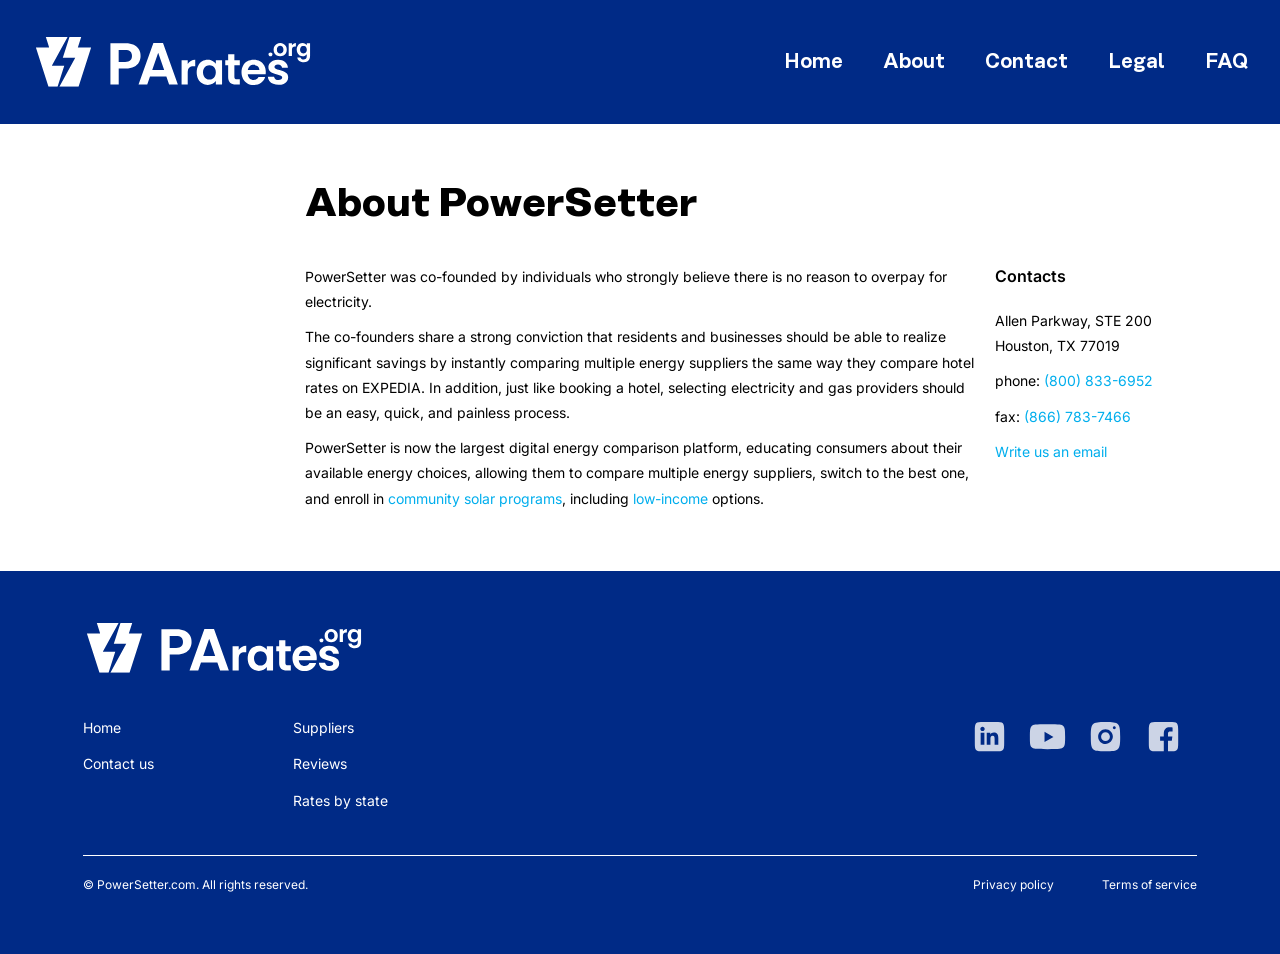
<file: dest/about-us.html>
<!DOCTYPE html>
<html lang="ru" dir="ltr">
  <head>
    <meta charset="UTF-8">
    <meta name="viewport" content="width=device-width, initial-scale=1.0, maximum-scale=1.0, user-scalable=0">
    <meta name="theme-color" content="#fff">
    <title>About Us | PArates</title>
    <link href="styles/app.css" rel="stylesheet">
  </head>
  <body>
    <header class="header">
      <div class="container header__container">
        <div class="header__row"><a class="header__logo" href="./"><img class="header__logo-img" src="img/icons/logo-light.svg" width="174" height="55" alt="Parates"></a>
          <nav class="header__nav" aria-label="Main navigation">
            <ul class="header__nav-list">
              <li class="header__nav-item"><a class="header__nav-link" href="#">Home</a></li>
              <li class="header__nav-item"><a class="header__nav-link" href="#about">About</a></li>
              <li class="header__nav-item"><a class="header__nav-link" href="#contact">Contact</a></li>
              <li class="header__nav-item"><a class="header__nav-link" href="#legal">Legal</a></li>
              <li class="header__nav-item"><a class="header__nav-link" href="#faq">FAQ</a></li>
            </ul>
          </nav>
          <button class="btn btn--reset btn--burger header__burger" aria-label="Toggle menu"></button>
        </div>
        <div class="header__overlay"></div>
      </div>
    </header>
    <div class="page-container container">
      <div class="about-us">
        <h1 class="about-us__title">About PowerSetter</h1>
        <div class="about-us__container">
          <div class="about-us__main">
            <div class="about-us__info">
              <p>PowerSetter was co-founded by individuals who strongly believe there is no reason to overpay for electricity.</p>
              <p>The co-founders share a strong conviction that residents and businesses should be able to realize significant savings by instantly comparing multiple energy suppliers the same way they compare hotel rates on EXPEDIA. In addition, just like booking a hotel, selecting electricity and gas providers should be an easy, quick, and painless process.</p>
              <p>PowerSetter is now the largest digital energy comparison platform, educating consumers about their available energy choices, allowing them to compare multiple energy suppliers, switch to the best one, and enroll in <a href="#" target="_blank">community solar programs</a>, including <a href="#" target="_blank">low-income</a> options.</p>
            </div>
          </div>
          <div class="about-us__aside">
            <div class="about-us__aside-title">Contacts</div>
            <ul class="about-us__aside-list">
              <li>Allen Parkway, STE 200 <br /> Houston, TX 77019</li>
              <li>phone: <a href="tel:8008336952">(800) 833-6952</a></li>
              <li>fax: <a href="tel:8667837466">(866) 783-7466</a></li>
              <li> <a href="mailto:">Write us an email</a></li>
            </ul>
          </div>
        </div>
      </div>
    </div>
    <footer class="footer">
      <div class="container footer__container"><a class="footer__logo" href="#"><img src="img/icons/logo-light.svg" width="174" height="55" alt="Parates"></a>
        <div class="footer__main">
          <div class="footer__col">
            <nav class="footer__nav" aria-label="Main navigation">
              <ul>
                <li><a href="#">Home</a></li>
                <li><a href="#">Suppliers</a></li>
                <li><a href="#">Contact us</a></li>
                <li><a href="#">Reviews</a></li>
                <li><a href="#">Rates by state</a></li>
              </ul>
            </nav>
          </div>
          <div class="footer__col">
            <div class="footer__social social social--light"><a class="social__link social__link--ln" href="#ln" target="_blank" title="Go to LinkedIn"></a><a class="social__link social__link--yb" href="#yb" target="_blank" title="Go to YouTube"></a><a class="social__link social__link--inst" href="#inst" target="_blank" title="Go to Instagram"></a><a class="social__link social__link--fb" href="#fb" target="_blank" title="Go to Facebook"></a></div>
          </div>
        </div>
        <div class="footer__copy">
          <div class="footer__copy-col">
            <p>© PowerSetter.com. All rights reserved.</p>
          </div>
          <div class="footer__copy-col"><a href="privacy-policy.html">Privacy policy</a><a href="terms.html">Terms of service</a></div>
        </div>
      </div>
    </footer>
    <script src="scripts/main.js"></script>
  </body>
</html>
</file>
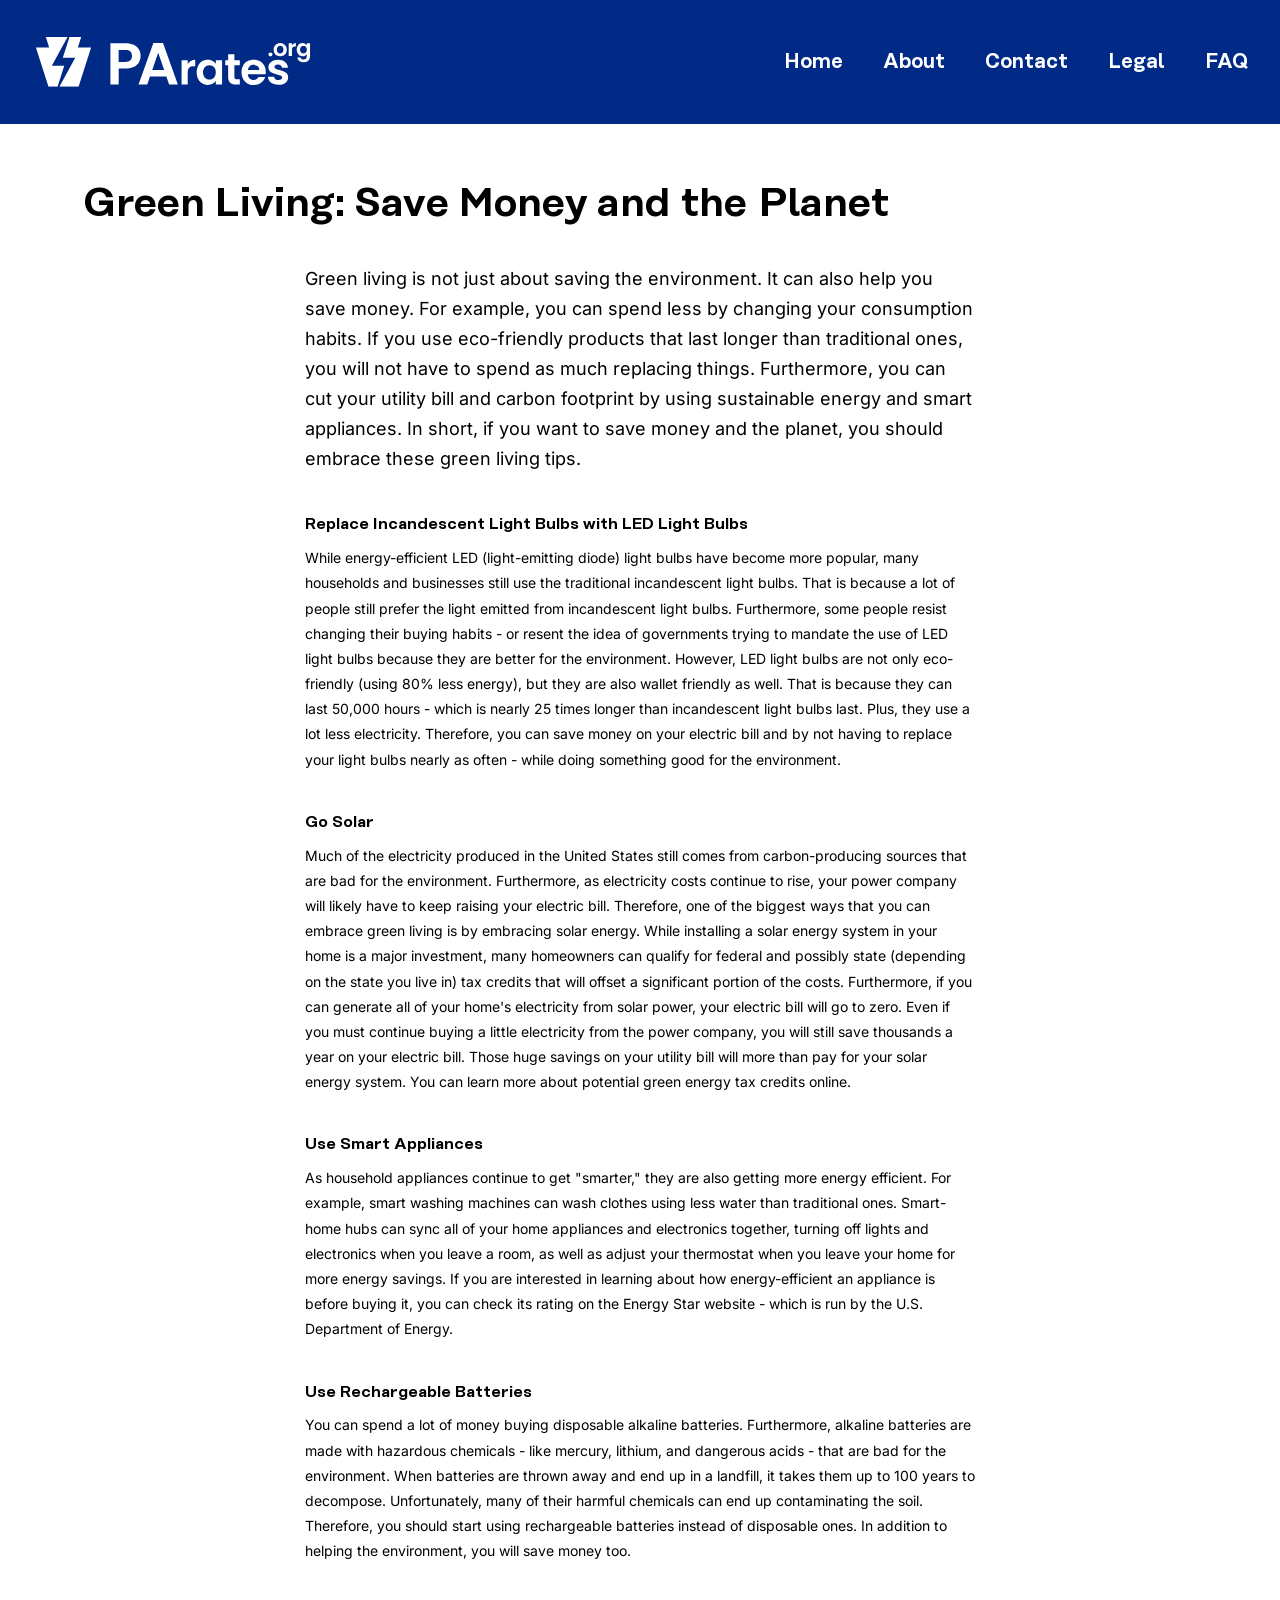
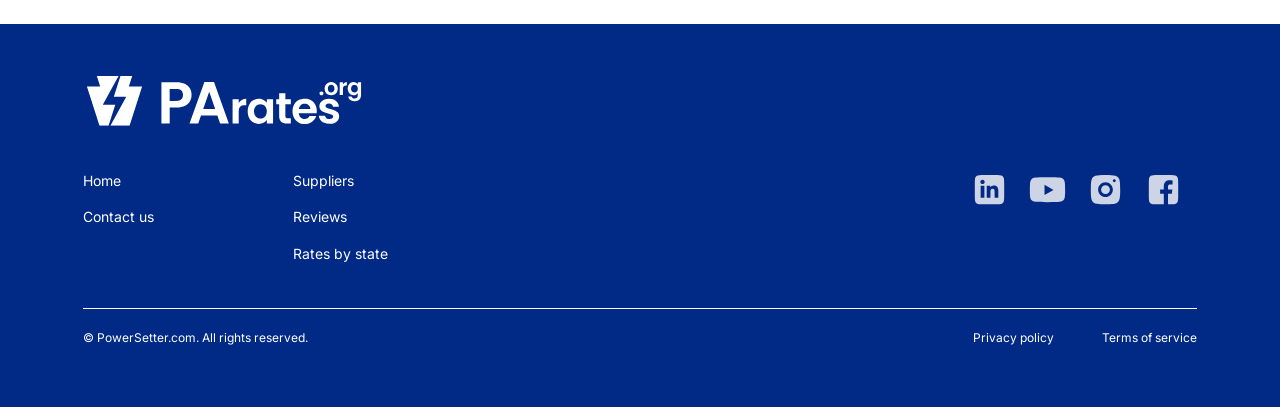
<file: dest/blog-article.html>
<!DOCTYPE html>
<html lang="ru" dir="ltr">
  <head>
    <meta charset="UTF-8">
    <meta name="viewport" content="width=device-width, initial-scale=1.0, maximum-scale=1.0, user-scalable=0">
    <meta name="theme-color" content="#fff">
    <title>Blog article | PArates</title>
    <link href="styles/app.css" rel="stylesheet">
  </head>
  <body>
    <header class="header">
      <div class="container header__container">
        <div class="header__row"><a class="header__logo" href="./"><img class="header__logo-img" src="img/icons/logo-light.svg" width="174" height="55" alt="Parates"></a>
          <nav class="header__nav" aria-label="Main navigation">
            <ul class="header__nav-list">
              <li class="header__nav-item"><a class="header__nav-link" href="#">Home</a></li>
              <li class="header__nav-item"><a class="header__nav-link" href="#about">About</a></li>
              <li class="header__nav-item"><a class="header__nav-link" href="#contact">Contact</a></li>
              <li class="header__nav-item"><a class="header__nav-link" href="#legal">Legal</a></li>
              <li class="header__nav-item"><a class="header__nav-link" href="#faq">FAQ</a></li>
            </ul>
          </nav>
          <button class="btn btn--reset btn--burger header__burger" aria-label="Toggle menu"></button>
        </div>
        <div class="header__overlay"></div>
      </div>
    </header>
    <div class="page-container container">
      <div class="article">
        <h1 class="article__title">Green Living: Save Money and&nbsp;the&nbsp;Planet</h1>
        <div class="article__content">
          <p> 
            <big>Green living is not just about saving the environment. It can also help you save money. For example, you can spend less by changing your consumption habits. If you use eco-friendly products that last longer than traditional ones, you will not have to spend as much replacing things. Furthermore, you can cut your utility bill and carbon footprint by using sustainable energy and smart appliances. In short, if you want to save money and the planet, you should embrace these green living tips.</big>
          </p>
          <h5>Replace Incandescent Light Bulbs with LED Light Bulbs</h5>
          <p>While energy-efficient LED (light-emitting diode) light bulbs have become more popular, many households and businesses still use the traditional incandescent light bulbs. That is because a lot of people still prefer the light emitted from incandescent light bulbs. Furthermore, some people resist changing their buying habits - or resent the idea of governments trying to mandate the use of LED light bulbs because they are better for the environment. However, LED light bulbs are not only eco-friendly (using 80% less energy), but they are also wallet friendly as well. That is because they can last 50,000 hours - which is nearly 25 times longer than incandescent light bulbs last. Plus, they use a lot less electricity. Therefore, you can save money on your electric bill and by not having to replace your light bulbs nearly as often - while doing something good for the environment.</p>
          <h5>Go Solar</h5>
          <p>Much of the electricity produced in the United States still comes from carbon-producing sources that are bad for the environment. Furthermore, as electricity costs continue to rise, your power company will likely have to keep raising your electric bill. Therefore, one of the biggest ways that you can embrace green living is by embracing solar energy. While installing a solar energy system in your home is a major investment, many homeowners can qualify for federal and possibly state (depending on the state you live in) tax credits that will offset a significant portion of the costs. Furthermore, if you can generate all of your home's electricity from solar power, your electric bill will go to zero. Even if you must continue buying a little electricity from the power company, you will still save thousands a year on your electric bill. Those huge savings on your utility bill will more than pay for your solar energy system. You can learn more about potential green energy tax credits online.</p>
          <h5>Use Smart Appliances</h5>
          <p>As household appliances continue to get "smarter," they are also getting more energy efficient. For example, smart washing machines can wash clothes using less water than traditional ones. Smart-home hubs can sync all of your home appliances and electronics together, turning off lights and electronics when you leave a room, as well as adjust your thermostat when you leave your home for more energy savings. If you are interested in learning about how energy-efficient an appliance is before buying it, you can check its rating on the Energy Star website - which is run by the U.S. Department of Energy.</p>
          <h5>Use Rechargeable Batteries</h5>
          <p>You can spend a lot of money buying disposable alkaline batteries. Furthermore, alkaline batteries are made with hazardous chemicals - like mercury, lithium, and dangerous acids - that are bad for the environment. When batteries are thrown away and end up in a landfill, it takes them up to 100 years to decompose. Unfortunately, many of their harmful chemicals can end up contaminating the soil. Therefore, you should start using rechargeable batteries instead of disposable ones. In addition to helping the environment, you will save money too.</p>
        </div>
      </div>
    </div>
    <footer class="footer">
      <div class="container footer__container"><a class="footer__logo" href="#"><img src="img/icons/logo-light.svg" width="174" height="55" alt="Parates"></a>
        <div class="footer__main">
          <div class="footer__col">
            <nav class="footer__nav" aria-label="Main navigation">
              <ul>
                <li><a href="#">Home</a></li>
                <li><a href="#">Suppliers</a></li>
                <li><a href="#">Contact us</a></li>
                <li><a href="#">Reviews</a></li>
                <li><a href="#">Rates by state</a></li>
              </ul>
            </nav>
          </div>
          <div class="footer__col">
            <div class="footer__social social social--light"><a class="social__link social__link--ln" href="#ln" target="_blank" title="Go to LinkedIn"></a><a class="social__link social__link--yb" href="#yb" target="_blank" title="Go to YouTube"></a><a class="social__link social__link--inst" href="#inst" target="_blank" title="Go to Instagram"></a><a class="social__link social__link--fb" href="#fb" target="_blank" title="Go to Facebook"></a></div>
          </div>
        </div>
        <div class="footer__copy">
          <div class="footer__copy-col">
            <p>© PowerSetter.com. All rights reserved.</p>
          </div>
          <div class="footer__copy-col"><a href="privacy-policy.html">Privacy policy</a><a href="terms.html">Terms of service</a></div>
        </div>
      </div>
    </footer>
    <script src="scripts/main.js"></script>
  </body>
</html>
</file>
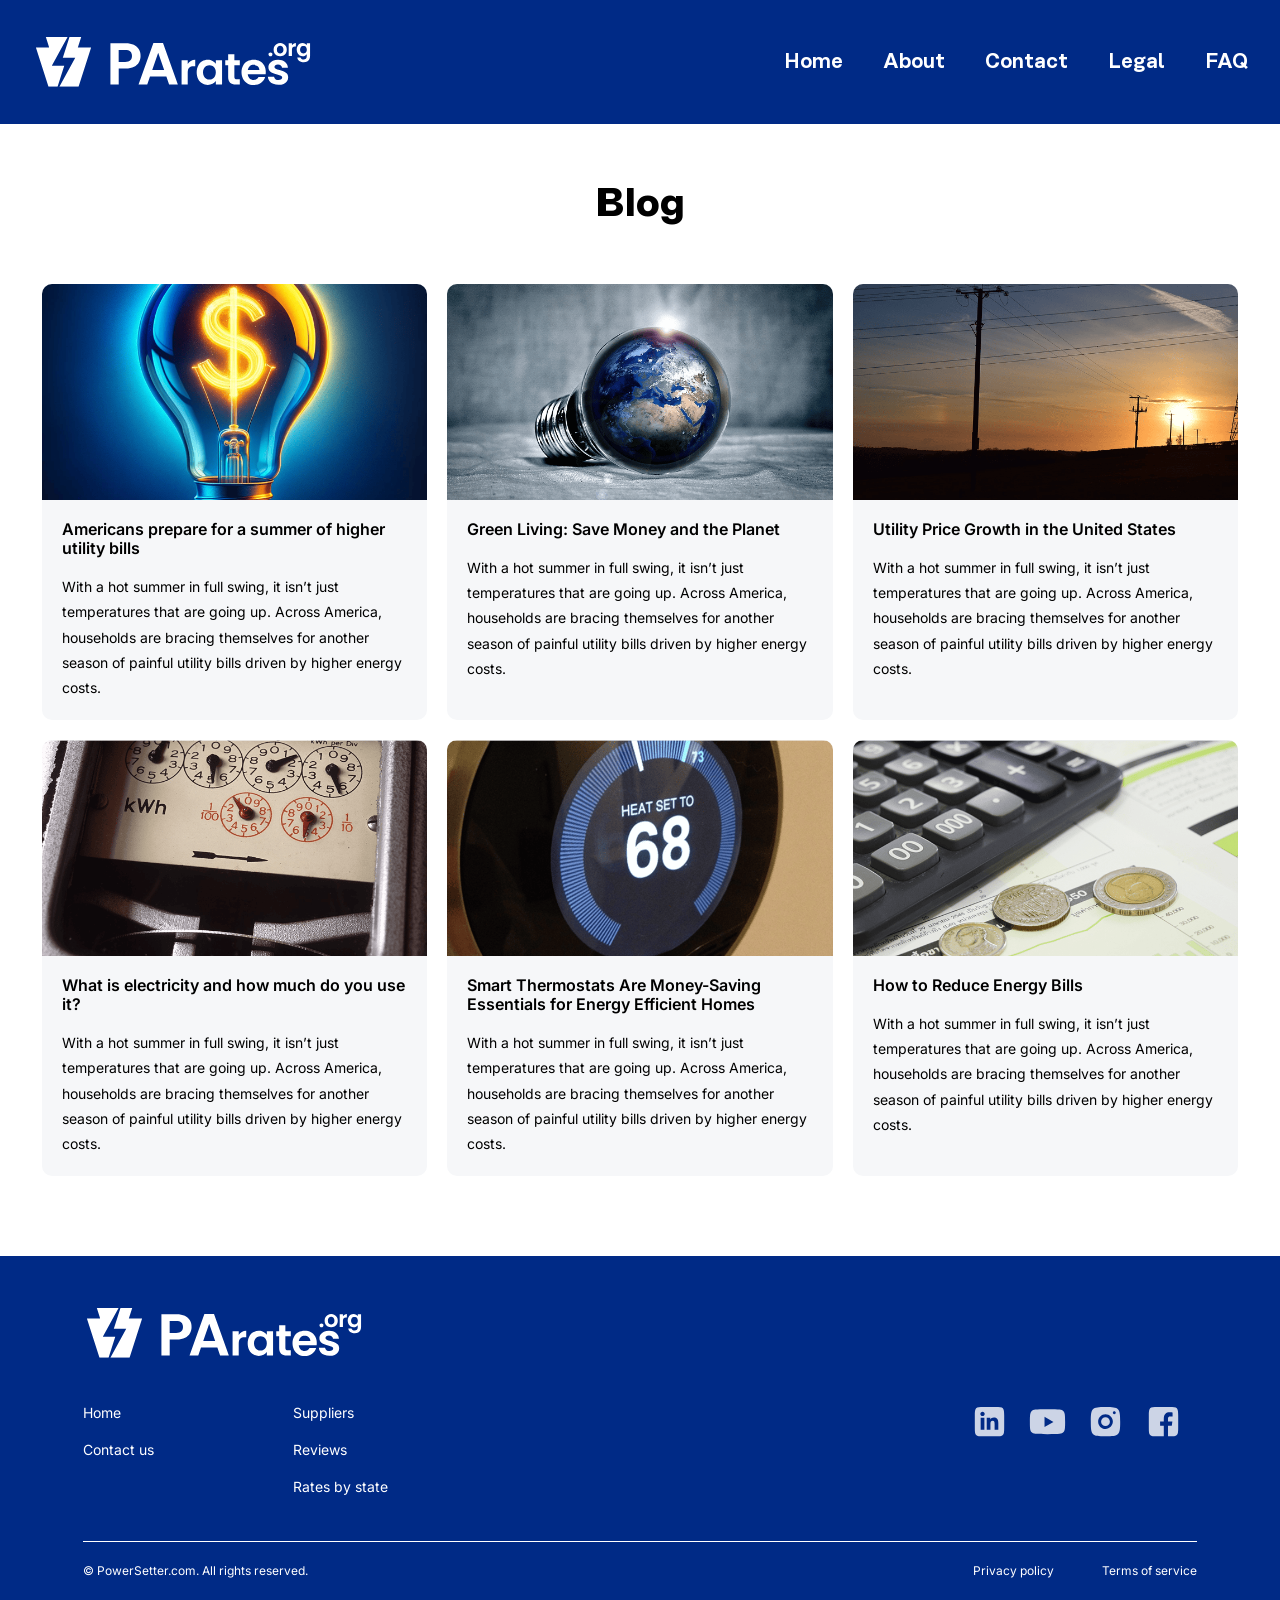
<file: dest/blog.html>
<!DOCTYPE html>
<html lang="ru" dir="ltr">
  <head>
    <meta charset="UTF-8">
    <meta name="viewport" content="width=device-width, initial-scale=1.0, maximum-scale=1.0, user-scalable=0">
    <meta name="theme-color" content="#fff">
    <title>Blog | PArates</title>
    <link href="styles/app.css" rel="stylesheet">
  </head>
  <body>
    <header class="header">
      <div class="container header__container">
        <div class="header__row"><a class="header__logo" href="./"><img class="header__logo-img" src="img/icons/logo-light.svg" width="174" height="55" alt="Parates"></a>
          <nav class="header__nav" aria-label="Main navigation">
            <ul class="header__nav-list">
              <li class="header__nav-item"><a class="header__nav-link" href="#">Home</a></li>
              <li class="header__nav-item"><a class="header__nav-link" href="#about">About</a></li>
              <li class="header__nav-item"><a class="header__nav-link" href="#contact">Contact</a></li>
              <li class="header__nav-item"><a class="header__nav-link" href="#legal">Legal</a></li>
              <li class="header__nav-item"><a class="header__nav-link" href="#faq">FAQ</a></li>
            </ul>
          </nav>
          <button class="btn btn--reset btn--burger header__burger" aria-label="Toggle menu"></button>
        </div>
        <div class="header__overlay"></div>
      </div>
    </header>
    <div class="page-container container">
      <div class="page-head">
        <h1 class="page-head__title">Blog</h1>
      </div>
      <div class="blog">
        <div class="blog__row">
          <div class="post-card"><a class="post-card__inner" href="blog-article.html">
              <div class="post-card__img--wrap"><img class="post-card__img" src="img/content/blog-list/card_0.png" width="460" height="260" alt="Name card"></div>
              <div class="post-card__info">
                <h3 class="post-card__name">Americans prepare for a summer of higher utility bills</h3>
                <div class="post-card__text">With a hot summer in full swing, it isn’t just temperatures that are going up. Across America, households are bracing themselves for another season of painful utility bills driven by higher energy costs.</div>
              </div></a></div>
          <div class="post-card"><a class="post-card__inner" href="blog-article.html">
              <div class="post-card__img--wrap"><img class="post-card__img" src="img/content/blog-list/card_1.png" width="460" height="260" alt="Name card"></div>
              <div class="post-card__info">
                <h3 class="post-card__name">Green Living: Save Money and the Planet</h3>
                <div class="post-card__text">With a hot summer in full swing, it isn’t just temperatures that are going up. Across America, households are bracing themselves for another season of painful utility bills driven by higher energy costs.</div>
              </div></a></div>
          <div class="post-card"><a class="post-card__inner" href="blog-article.html">
              <div class="post-card__img--wrap"><img class="post-card__img" src="img/content/blog-list/card_2.png" width="460" height="260" alt="Name card"></div>
              <div class="post-card__info">
                <h3 class="post-card__name">Utility Price Growth in the United States</h3>
                <div class="post-card__text">With a hot summer in full swing, it isn’t just temperatures that are going up. Across America, households are bracing themselves for another season of painful utility bills driven by higher energy costs.</div>
              </div></a></div>
          <div class="post-card"><a class="post-card__inner" href="blog-article.html">
              <div class="post-card__img--wrap"><img class="post-card__img" src="img/content/blog-list/card_3.png" width="460" height="260" alt="Name card"></div>
              <div class="post-card__info">
                <h3 class="post-card__name">What is electricity and how much do you use it?</h3>
                <div class="post-card__text">With a hot summer in full swing, it isn’t just temperatures that are going up. Across America, households are bracing themselves for another season of painful utility bills driven by higher energy costs.</div>
              </div></a></div>
          <div class="post-card"><a class="post-card__inner" href="blog-article.html">
              <div class="post-card__img--wrap"><img class="post-card__img" src="img/content/blog-list/card_4.png" width="460" height="260" alt="Name card"></div>
              <div class="post-card__info">
                <h3 class="post-card__name">Smart Thermostats Are Money-Saving Essentials for Energy Efficient Homes</h3>
                <div class="post-card__text">With a hot summer in full swing, it isn’t just temperatures that are going up. Across America, households are bracing themselves for another season of painful utility bills driven by higher energy costs.</div>
              </div></a></div>
          <div class="post-card"><a class="post-card__inner" href="blog-article.html">
              <div class="post-card__img--wrap"><img class="post-card__img" src="img/content/blog-list/card_5.png" width="460" height="260" alt="Name card"></div>
              <div class="post-card__info">
                <h3 class="post-card__name">How to Reduce Energy Bills</h3>
                <div class="post-card__text">With a hot summer in full swing, it isn’t just temperatures that are going up. Across America, households are bracing themselves for another season of painful utility bills driven by higher energy costs.</div>
              </div></a></div>
        </div>
      </div>
    </div>
    <footer class="footer">
      <div class="container footer__container"><a class="footer__logo" href="#"><img src="img/icons/logo-light.svg" width="174" height="55" alt="Parates"></a>
        <div class="footer__main">
          <div class="footer__col">
            <nav class="footer__nav" aria-label="Main navigation">
              <ul>
                <li><a href="#">Home</a></li>
                <li><a href="#">Suppliers</a></li>
                <li><a href="#">Contact us</a></li>
                <li><a href="#">Reviews</a></li>
                <li><a href="#">Rates by state</a></li>
              </ul>
            </nav>
          </div>
          <div class="footer__col">
            <div class="footer__social social social--light"><a class="social__link social__link--ln" href="#ln" target="_blank" title="Go to LinkedIn"></a><a class="social__link social__link--yb" href="#yb" target="_blank" title="Go to YouTube"></a><a class="social__link social__link--inst" href="#inst" target="_blank" title="Go to Instagram"></a><a class="social__link social__link--fb" href="#fb" target="_blank" title="Go to Facebook"></a></div>
          </div>
        </div>
        <div class="footer__copy">
          <div class="footer__copy-col">
            <p>© PowerSetter.com. All rights reserved.</p>
          </div>
          <div class="footer__copy-col"><a href="privacy-policy.html">Privacy policy</a><a href="terms.html">Terms of service</a></div>
        </div>
      </div>
    </footer>
    <script src="scripts/main.js"></script>
  </body>
</html>
</file>
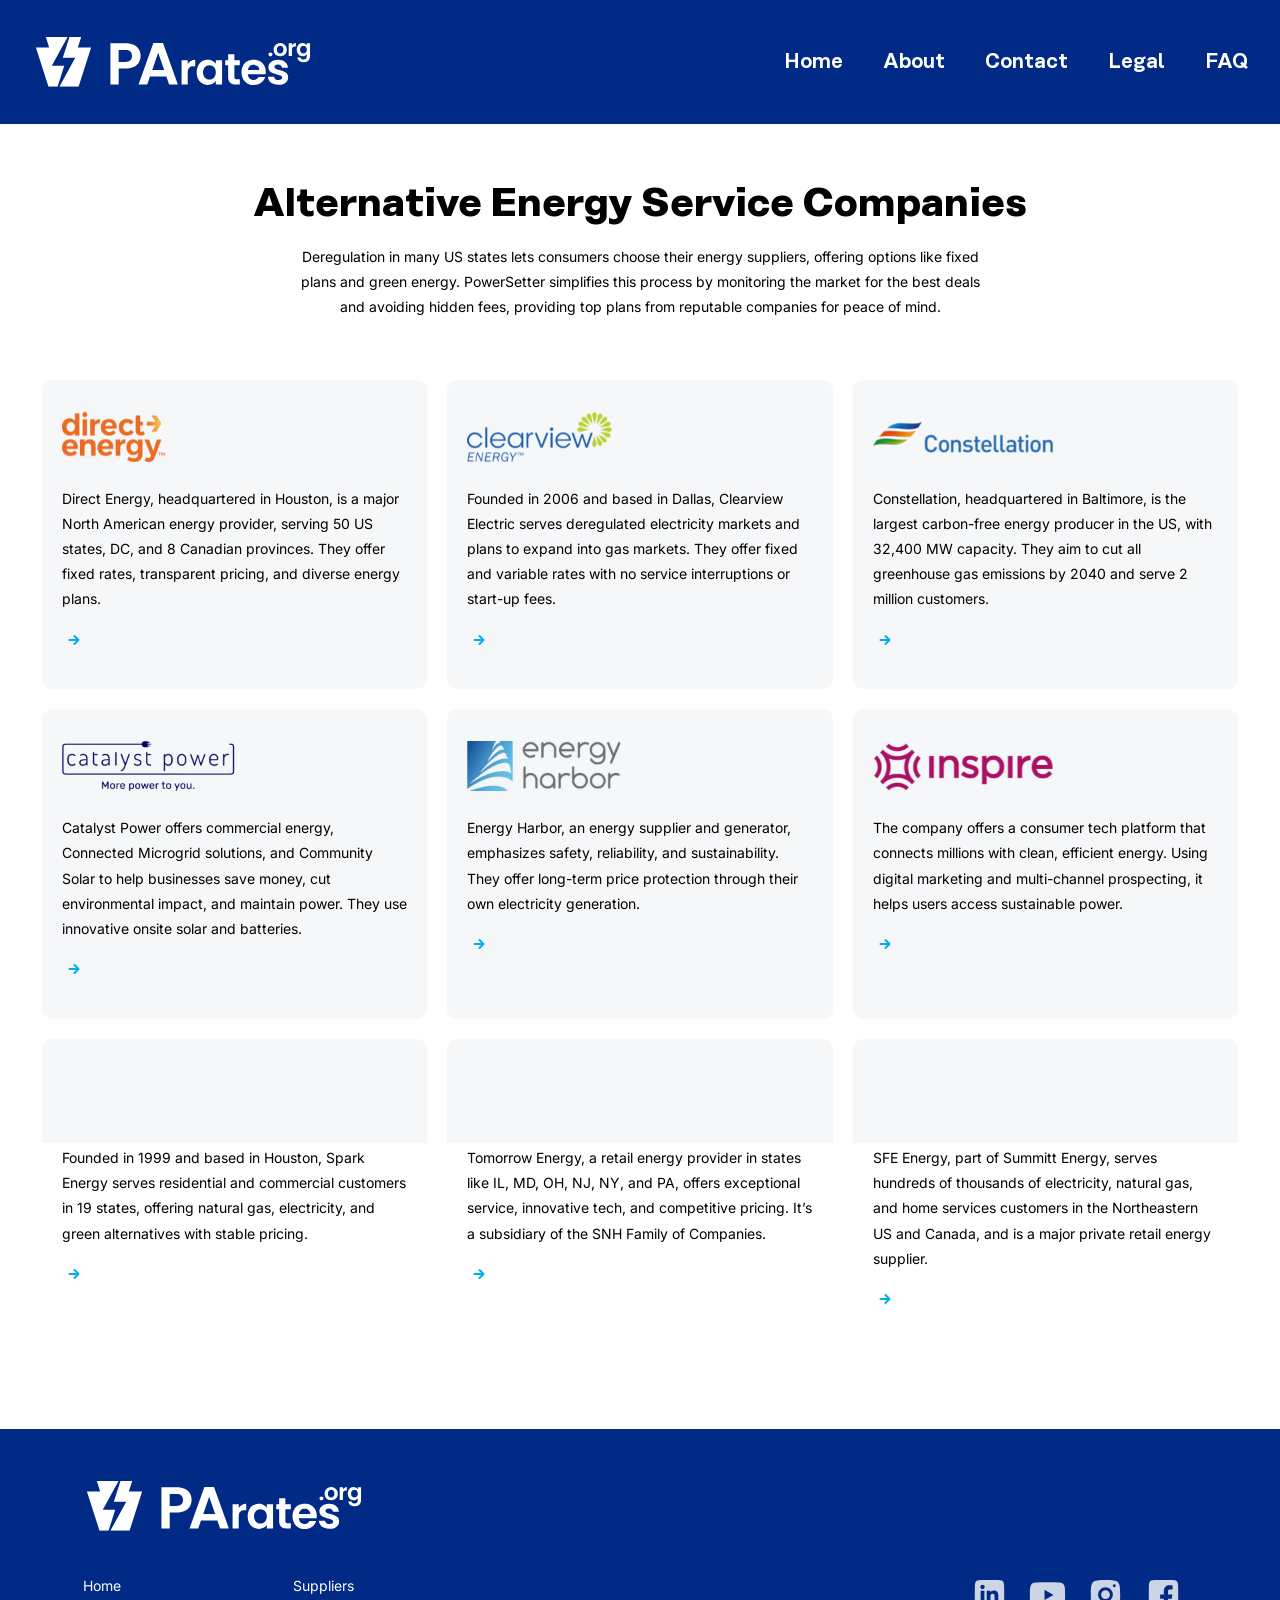
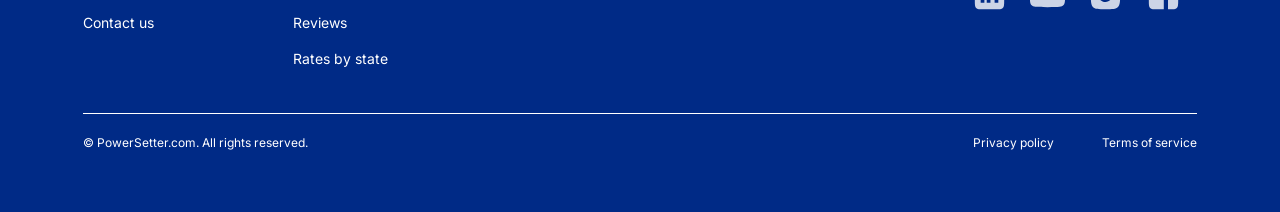
<file: dest/companies.html>
<!DOCTYPE html>
<html lang="ru" dir="ltr">
  <head>
    <meta charset="UTF-8">
    <meta name="viewport" content="width=device-width, initial-scale=1.0, maximum-scale=1.0, user-scalable=0">
    <meta name="theme-color" content="#fff">
    <title>Companies | PArates</title>
    <link href="styles/app.css" rel="stylesheet">
  </head>
  <body>
    <header class="header">
      <div class="container header__container">
        <div class="header__row"><a class="header__logo" href="./"><img class="header__logo-img" src="img/icons/logo-light.svg" width="174" height="55" alt="Parates"></a>
          <nav class="header__nav" aria-label="Main navigation">
            <ul class="header__nav-list">
              <li class="header__nav-item"><a class="header__nav-link" href="#">Home</a></li>
              <li class="header__nav-item"><a class="header__nav-link" href="#about">About</a></li>
              <li class="header__nav-item"><a class="header__nav-link" href="#contact">Contact</a></li>
              <li class="header__nav-item"><a class="header__nav-link" href="#legal">Legal</a></li>
              <li class="header__nav-item"><a class="header__nav-link" href="#faq">FAQ</a></li>
            </ul>
          </nav>
          <button class="btn btn--reset btn--burger header__burger" aria-label="Toggle menu"></button>
        </div>
        <div class="header__overlay"></div>
      </div>
    </header>
    <div class="page-container container">
      <div class="page-head">
        <h1 class="page-head__title">Alternative Energy Service Companies</h1>
        <div class="page-head__text">Deregulation in many US states lets consumers choose their energy suppliers, offering options like fixed plans and green energy. PowerSetter simplifies this process by monitoring the market for the best deals and avoiding hidden fees, providing top plans from reputable companies for peace of mind.</div>
      </div>
      <div class="companies">
        <div class="companies__row">
          <div class="companies__card"><a class="companies__card-inner" href="#company" target="_blank">
              <div class="companies__card-logo--wrap"><img class="companies__card-logo" src="img/content/companies-list/card_0.png" width="180" height="50" alt="Name card"></div>
              <div class="companies__card-text">Direct Energy, headquartered in Houston, is a major North American energy provider, serving 50 US states, DC, and 8 Canadian provinces. They offer fixed rates, transparent pricing, and diverse energy plans.</div>
              <div class="btn btn--reset btn--arrow-right companies__card-btn"></div></a></div>
          <div class="companies__card"><a class="companies__card-inner" href="#company" target="_blank">
              <div class="companies__card-logo--wrap"><img class="companies__card-logo" src="img/content/companies-list/card_1.png" width="180" height="50" alt="Name card"></div>
              <div class="companies__card-text">Founded in 2006 and based in Dallas, Clearview Electric serves deregulated electricity markets and plans to expand into gas markets. They offer fixed and variable rates with no service interruptions or start-up fees.</div>
              <div class="btn btn--reset btn--arrow-right companies__card-btn"></div></a></div>
          <div class="companies__card"><a class="companies__card-inner" href="#company" target="_blank">
              <div class="companies__card-logo--wrap"><img class="companies__card-logo" src="img/content/companies-list/card_2.png" width="180" height="50" alt="Name card"></div>
              <div class="companies__card-text">Constellation, headquartered in Baltimore, is the largest carbon-free energy producer in the US, with 32,400 MW capacity. They aim to cut all greenhouse gas emissions by 2040 and serve 2 million customers.</div>
              <div class="btn btn--reset btn--arrow-right companies__card-btn"></div></a></div>
          <div class="companies__card"><a class="companies__card-inner" href="#company" target="_blank">
              <div class="companies__card-logo--wrap"><img class="companies__card-logo" src="img/content/companies-list/card_3.png" width="180" height="50" alt="Name card"></div>
              <div class="companies__card-text">Catalyst Power offers commercial energy, Connected Microgrid solutions, and Community Solar to help businesses save money, cut environmental impact, and maintain power. They use innovative onsite solar and batteries.</div>
              <div class="btn btn--reset btn--arrow-right companies__card-btn"></div></a></div>
          <div class="companies__card"><a class="companies__card-inner" href="#company" target="_blank">
              <div class="companies__card-logo--wrap"><img class="companies__card-logo" src="img/content/companies-list/card_4.png" width="180" height="50" alt="Name card"></div>
              <div class="companies__card-text">Energy Harbor, an energy supplier and generator, emphasizes safety, reliability, and sustainability. They offer long-term price protection through their own electricity generation.</div>
              <div class="btn btn--reset btn--arrow-right companies__card-btn"></div></a></div>
          <div class="companies__card"><a class="companies__card-inner" href="#company" target="_blank">
              <div class="companies__card-logo--wrap"><img class="companies__card-logo" src="img/content/companies-list/card_5.png" width="180" height="50" alt="Name card"></div>
              <div class="companies__card-text">The company offers a consumer tech platform that connects millions with clean, efficient energy. Using digital marketing and multi-channel prospecting, it helps users access sustainable power.</div>
              <div class="btn btn--reset btn--arrow-right companies__card-btn"></div></a></div>
          <div class="companies__card"><a class="companies__card-inner" href="#company" target="_blank">
              <div class="companies__card-logo--wrap"><img class="companies__card-logo" src="img/content/companies-list/card_6.png" width="180" height="50" alt="Name card"></div>
              <div class="companies__card-text">Founded in 1999 and based in Houston, Spark Energy serves residential and commercial customers in 19 states, offering natural gas, electricity, and green alternatives with stable pricing.</div>
              <div class="btn btn--reset btn--arrow-right companies__card-btn"></div></a></div>
          <div class="companies__card"><a class="companies__card-inner" href="#company" target="_blank">
              <div class="companies__card-logo--wrap"><img class="companies__card-logo" src="img/content/companies-list/card_7.png" width="180" height="50" alt="Name card"></div>
              <div class="companies__card-text">Tomorrow Energy, a retail energy provider in states like IL, MD, OH, NJ, NY, and PA, offers exceptional service, innovative tech, and competitive pricing. It’s a subsidiary of the SNH Family of Companies.</div>
              <div class="btn btn--reset btn--arrow-right companies__card-btn"></div></a></div>
          <div class="companies__card"><a class="companies__card-inner" href="#company" target="_blank">
              <div class="companies__card-logo--wrap"><img class="companies__card-logo" src="img/content/companies-list/card_8.png" width="180" height="50" alt="Name card"></div>
              <div class="companies__card-text">SFE Energy, part of Summitt Energy, serves hundreds of thousands of electricity, natural gas, and home services customers in the Northeastern US and Canada, and is a major private retail energy supplier.</div>
              <div class="btn btn--reset btn--arrow-right companies__card-btn"></div></a></div>
        </div>
      </div>
    </div>
    <footer class="footer">
      <div class="container footer__container"><a class="footer__logo" href="#"><img src="img/icons/logo-light.svg" width="174" height="55" alt="Parates"></a>
        <div class="footer__main">
          <div class="footer__col">
            <nav class="footer__nav" aria-label="Main navigation">
              <ul>
                <li><a href="#">Home</a></li>
                <li><a href="#">Suppliers</a></li>
                <li><a href="#">Contact us</a></li>
                <li><a href="#">Reviews</a></li>
                <li><a href="#">Rates by state</a></li>
              </ul>
            </nav>
          </div>
          <div class="footer__col">
            <div class="footer__social social social--light"><a class="social__link social__link--ln" href="#ln" target="_blank" title="Go to LinkedIn"></a><a class="social__link social__link--yb" href="#yb" target="_blank" title="Go to YouTube"></a><a class="social__link social__link--inst" href="#inst" target="_blank" title="Go to Instagram"></a><a class="social__link social__link--fb" href="#fb" target="_blank" title="Go to Facebook"></a></div>
          </div>
        </div>
        <div class="footer__copy">
          <div class="footer__copy-col">
            <p>© PowerSetter.com. All rights reserved.</p>
          </div>
          <div class="footer__copy-col"><a href="privacy-policy.html">Privacy policy</a><a href="terms.html">Terms of service</a></div>
        </div>
      </div>
    </footer>
    <script src="scripts/main.js"></script>
  </body>
</html>
</file>
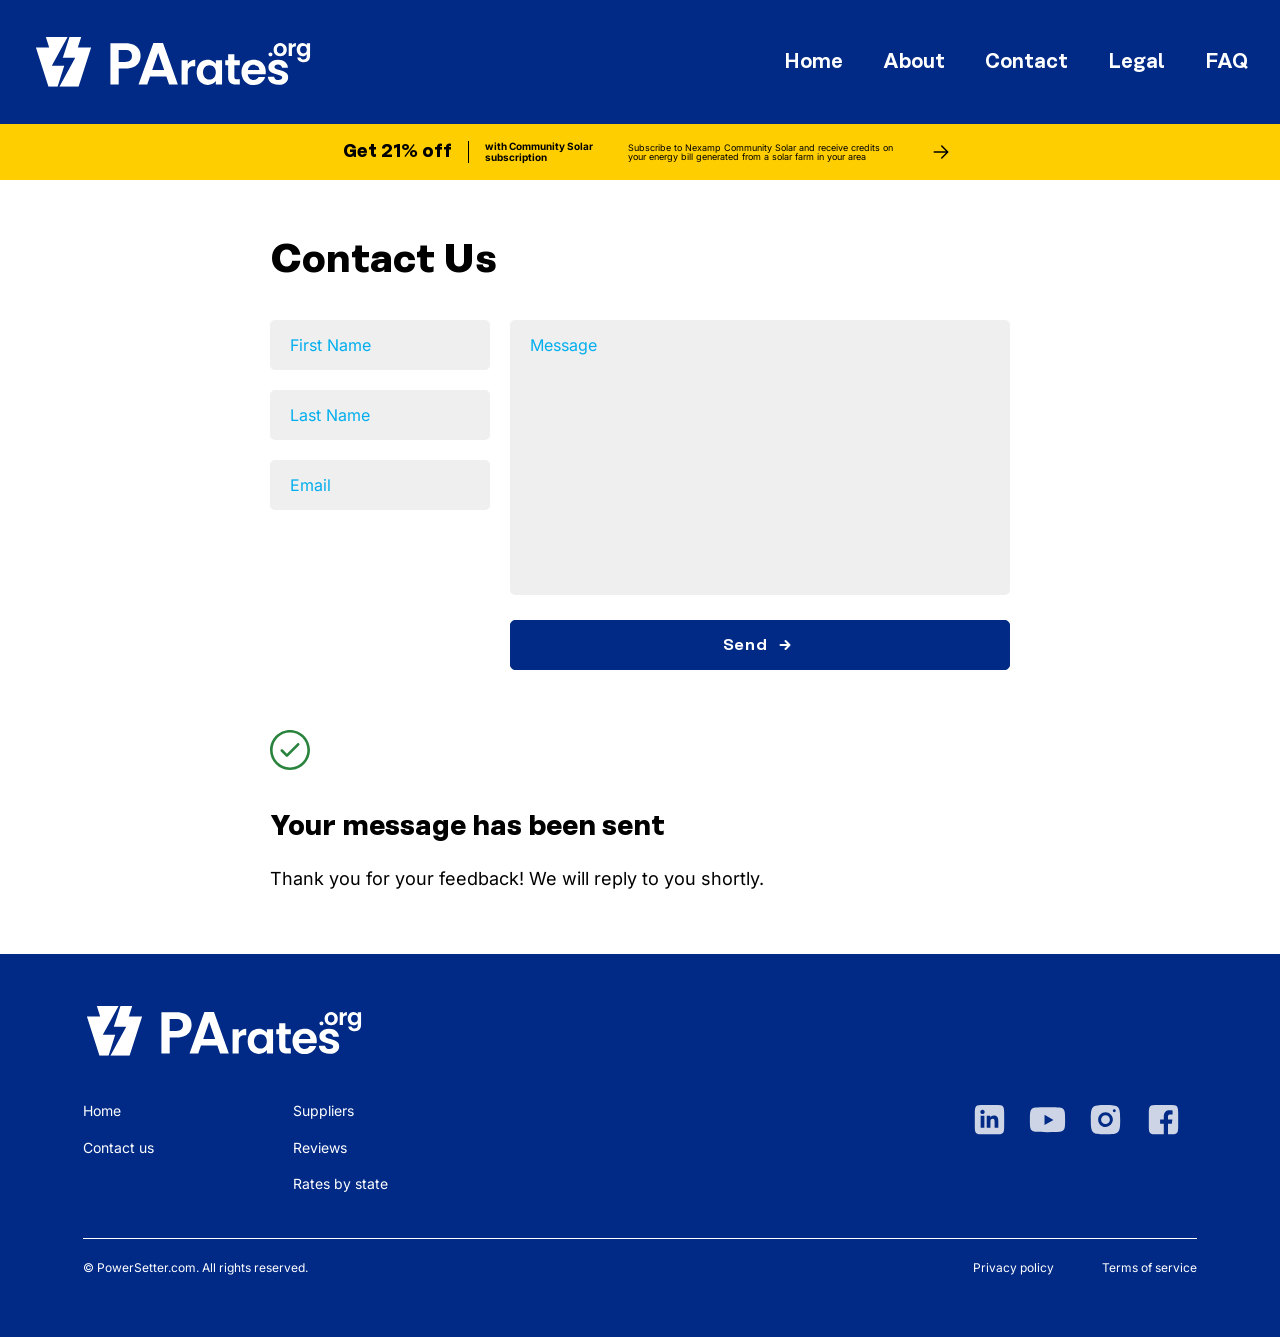
<file: dest/contact-us.html>
<!DOCTYPE html>
<html lang="ru" dir="ltr">
  <head>
    <meta charset="UTF-8">
    <meta name="viewport" content="width=device-width, initial-scale=1.0, maximum-scale=1.0, user-scalable=0">
    <meta name="theme-color" content="#fff">
    <title>Contact Us | PArates</title>
    <link href="styles/app.css" rel="stylesheet">
  </head>
  <body>
    <header class="header">
      <div class="container header__container">
        <div class="header__row"><a class="header__logo" href="./"><img class="header__logo-img" src="img/icons/logo-light.svg" width="174" height="55" alt="Parates"></a>
          <nav class="header__nav" aria-label="Main navigation">
            <ul class="header__nav-list">
              <li class="header__nav-item"><a class="header__nav-link" href="#">Home</a></li>
              <li class="header__nav-item"><a class="header__nav-link" href="#about">About</a></li>
              <li class="header__nav-item"><a class="header__nav-link" href="#contact">Contact</a></li>
              <li class="header__nav-item"><a class="header__nav-link" href="#legal">Legal</a></li>
              <li class="header__nav-item"><a class="header__nav-link" href="#faq">FAQ</a></li>
            </ul>
          </nav>
          <button class="btn btn--reset btn--burger header__burger" aria-label="Toggle menu"></button>
        </div>
        <div class="header__overlay"></div>
      </div>
    </header>
    <div class="panel-offer">
      <div class="panel-offer__container">
        <div class="panel-offer__info">
          <div class="panel-offer__title">Get 21% off</div>
          <div class="panel-offer__caption">with Community Solar <br /> subscription</div>
        </div>
        <div class="panel-offer__text">Subscribe to Nexamp Community Solar and receive credits on your energy bill generated from a solar farm in your area</div><a class="btn btn--reset btn--arrow-right" href="#" title="Go"> </a>
      </div>
    </div>
    <div class="page-container container">
      <div class="feedback">
        <h1 class="feedback__title">Contact Us</h1>
        <form class="form feedback__form" action="/.php" method="POST">
          <div class="feedback__form-body">
            <div class="feedback__form-left">
              <label class="input">
                <input class="input__cell" type="text" name="first-name" value="">
                <div class="input__label">First Name</div>
              </label>
              <label class="input">
                <input class="input__cell" type="text" name="last-name" value="">
                <div class="input__label">Last Name</div>
              </label>
              <label class="input">
                <input class="input__cell" type="text" name="email">
                <div class="input__label">Email</div>
              </label>
            </div>
            <div class="feedback__form-right">
              <label class="input">
                <textarea class="input__cell" cols="3" rows="13" name="msg"></textarea>
                <div class="input__label">Message</div>
              </label>
              <button class="btn btn--accent btn--arrow-right" type="submit" aria-label="Send form">Send</button>
            </div>
          </div>
        </form>
        <div class="feedback__status"><img class="feedback__status-icon" src="img/icons/form-status-success.svg" width="40" height="40" alt="Success!">
          <h3 class="feedback__status-title">Your message has been sent</h3>
          <div class="feedback__status-text">Thank you for your feedback! We will reply to you shortly.</div>
        </div>
      </div>
    </div>
    <footer class="footer">
      <div class="container footer__container"><a class="footer__logo" href="#"><img src="img/icons/logo-light.svg" width="174" height="55" alt="Parates"></a>
        <div class="footer__main">
          <div class="footer__col">
            <nav class="footer__nav" aria-label="Main navigation">
              <ul>
                <li><a href="#">Home</a></li>
                <li><a href="#">Suppliers</a></li>
                <li><a href="#">Contact us</a></li>
                <li><a href="#">Reviews</a></li>
                <li><a href="#">Rates by state</a></li>
              </ul>
            </nav>
          </div>
          <div class="footer__col">
            <div class="footer__social social social--light"><a class="social__link social__link--ln" href="#ln" target="_blank" title="Go to LinkedIn"></a><a class="social__link social__link--yb" href="#yb" target="_blank" title="Go to YouTube"></a><a class="social__link social__link--inst" href="#inst" target="_blank" title="Go to Instagram"></a><a class="social__link social__link--fb" href="#fb" target="_blank" title="Go to Facebook"></a></div>
          </div>
        </div>
        <div class="footer__copy">
          <div class="footer__copy-col">
            <p>© PowerSetter.com. All rights reserved.</p>
          </div>
          <div class="footer__copy-col"><a href="privacy-policy.html">Privacy policy</a><a href="terms.html">Terms of service</a></div>
        </div>
      </div>
    </footer>
    <script src="scripts/main.js"></script>
  </body>
</html>
</file>
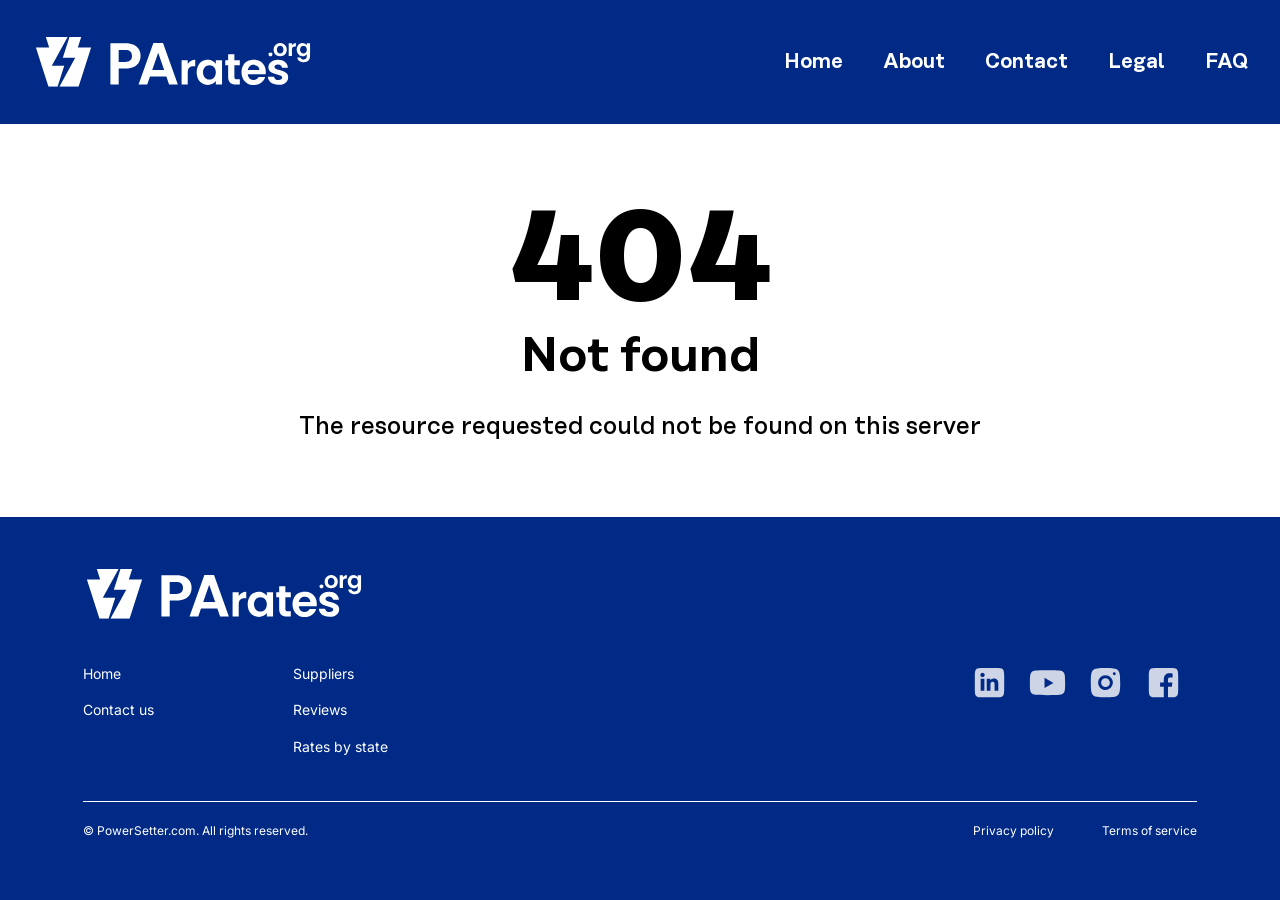
<file: dest/error-404.html>
<!DOCTYPE html>
<html lang="ru" dir="ltr">
  <head>
    <meta charset="UTF-8">
    <meta name="viewport" content="width=device-width, initial-scale=1.0, maximum-scale=1.0, user-scalable=0">
    <meta name="theme-color" content="#fff">
    <title>Error 404 | PArates</title>
    <link href="styles/app.css" rel="stylesheet">
  </head>
  <body>
    <header class="header">
      <div class="container header__container">
        <div class="header__row"><a class="header__logo" href="./"><img class="header__logo-img" src="img/icons/logo-light.svg" width="174" height="55" alt="Parates"></a>
          <nav class="header__nav" aria-label="Main navigation">
            <ul class="header__nav-list">
              <li class="header__nav-item"><a class="header__nav-link" href="#">Home</a></li>
              <li class="header__nav-item"><a class="header__nav-link" href="#about">About</a></li>
              <li class="header__nav-item"><a class="header__nav-link" href="#contact">Contact</a></li>
              <li class="header__nav-item"><a class="header__nav-link" href="#legal">Legal</a></li>
              <li class="header__nav-item"><a class="header__nav-link" href="#faq">FAQ</a></li>
            </ul>
          </nav>
          <button class="btn btn--reset btn--burger header__burger" aria-label="Toggle menu"></button>
        </div>
        <div class="header__overlay"></div>
      </div>
    </header>
    <div class="page-container container">
      <div class="page-error">
        <h1 class="page-error__title">404</h1>
        <div class="page-error__caption">Not found</div>
        <div class="page-error__text">The resource requested could not be found on this server</div>
      </div>
    </div>
    <footer class="footer">
      <div class="container footer__container"><a class="footer__logo" href="#"><img src="img/icons/logo-light.svg" width="174" height="55" alt="Parates"></a>
        <div class="footer__main">
          <div class="footer__col">
            <nav class="footer__nav" aria-label="Main navigation">
              <ul>
                <li><a href="#">Home</a></li>
                <li><a href="#">Suppliers</a></li>
                <li><a href="#">Contact us</a></li>
                <li><a href="#">Reviews</a></li>
                <li><a href="#">Rates by state</a></li>
              </ul>
            </nav>
          </div>
          <div class="footer__col">
            <div class="footer__social social social--light"><a class="social__link social__link--ln" href="#ln" target="_blank" title="Go to LinkedIn"></a><a class="social__link social__link--yb" href="#yb" target="_blank" title="Go to YouTube"></a><a class="social__link social__link--inst" href="#inst" target="_blank" title="Go to Instagram"></a><a class="social__link social__link--fb" href="#fb" target="_blank" title="Go to Facebook"></a></div>
          </div>
        </div>
        <div class="footer__copy">
          <div class="footer__copy-col">
            <p>© PowerSetter.com. All rights reserved.</p>
          </div>
          <div class="footer__copy-col"><a href="privacy-policy.html">Privacy policy</a><a href="terms.html">Terms of service</a></div>
        </div>
      </div>
    </footer>
    <script src="scripts/main.js"></script>
  </body>
</html>
</file>
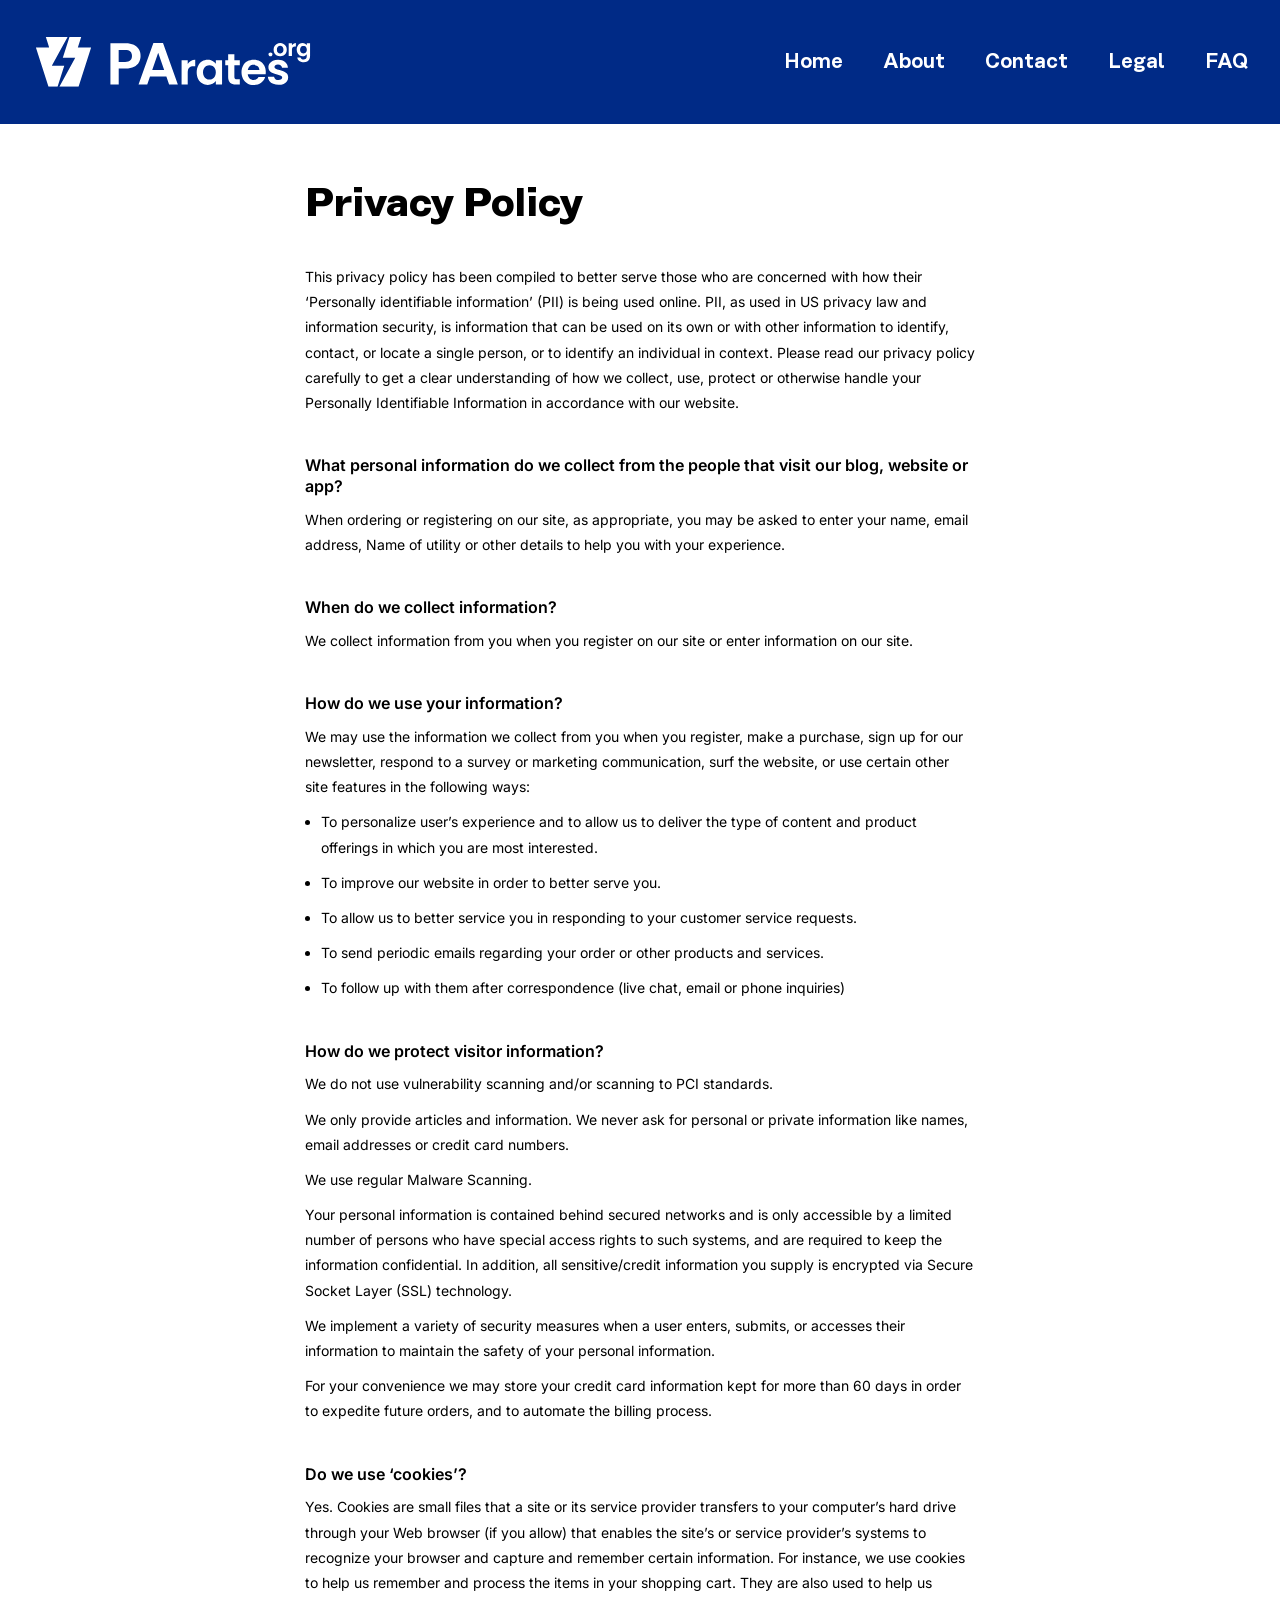
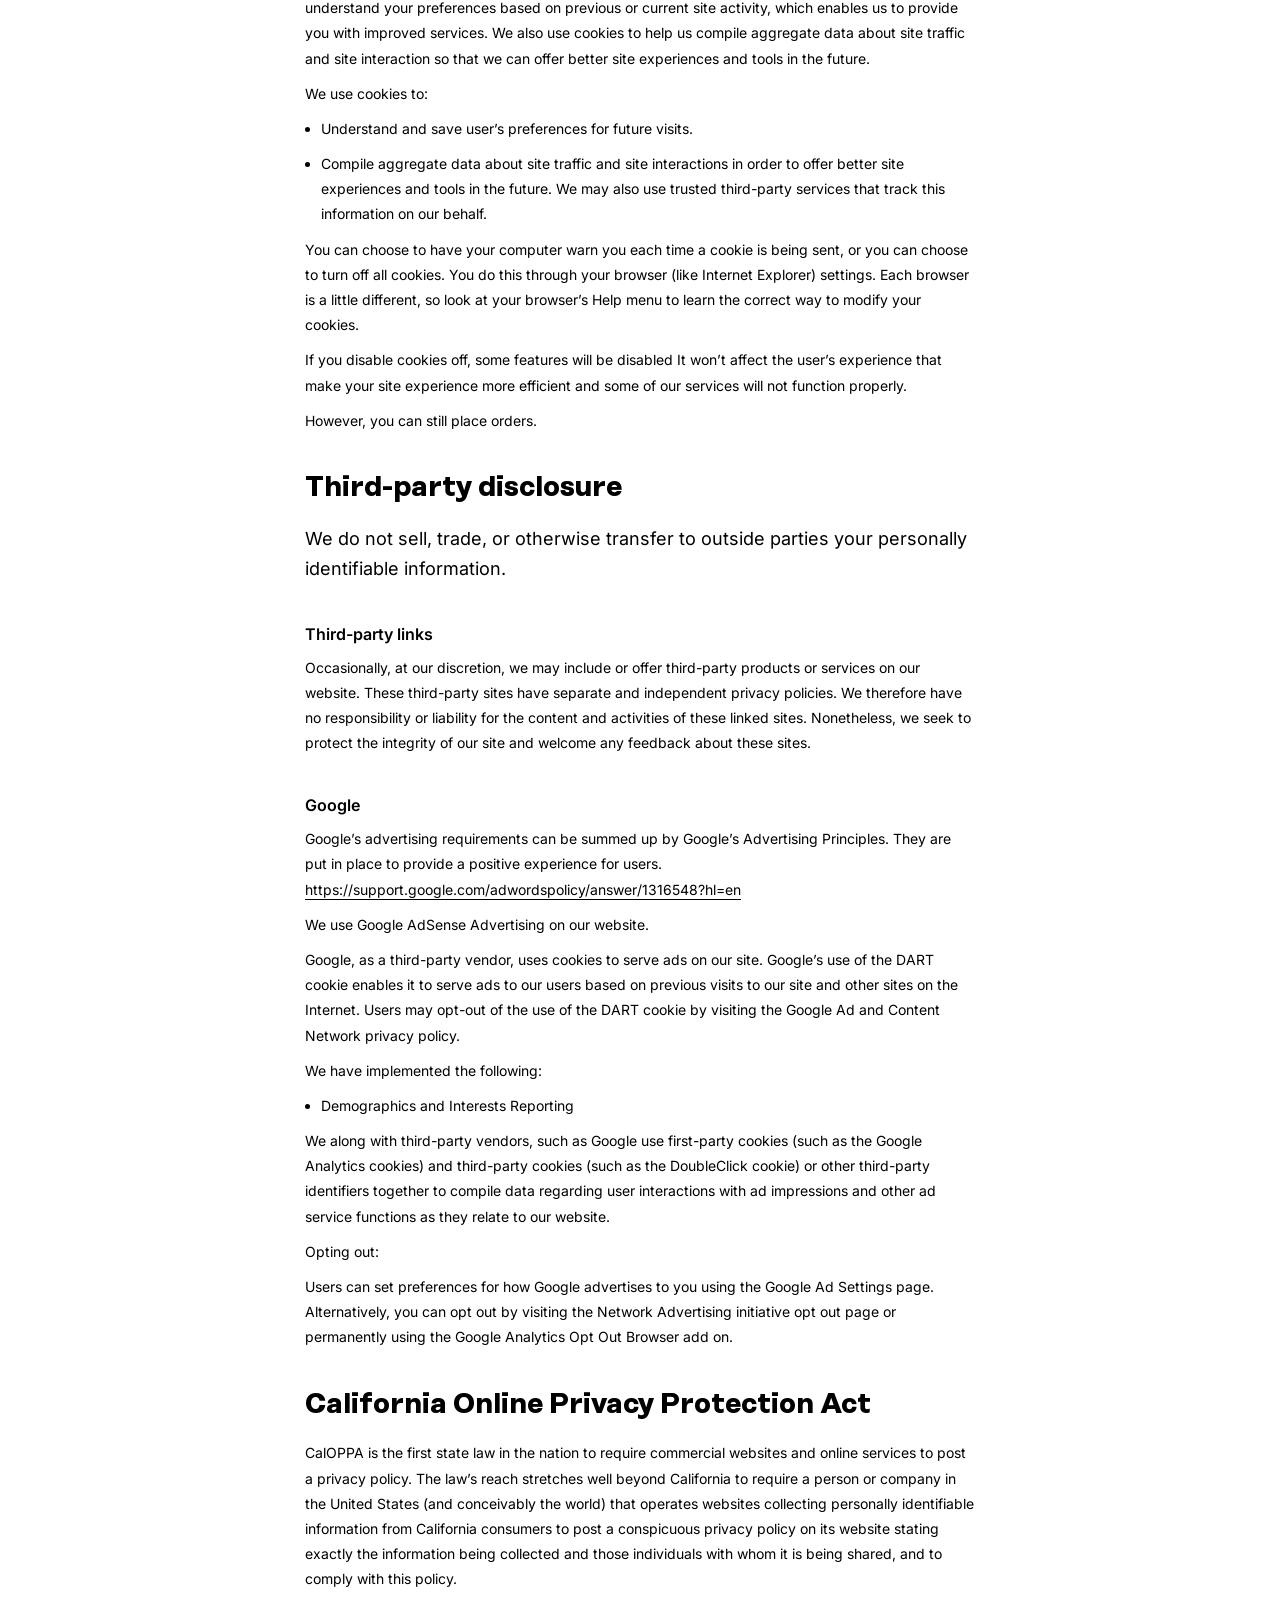
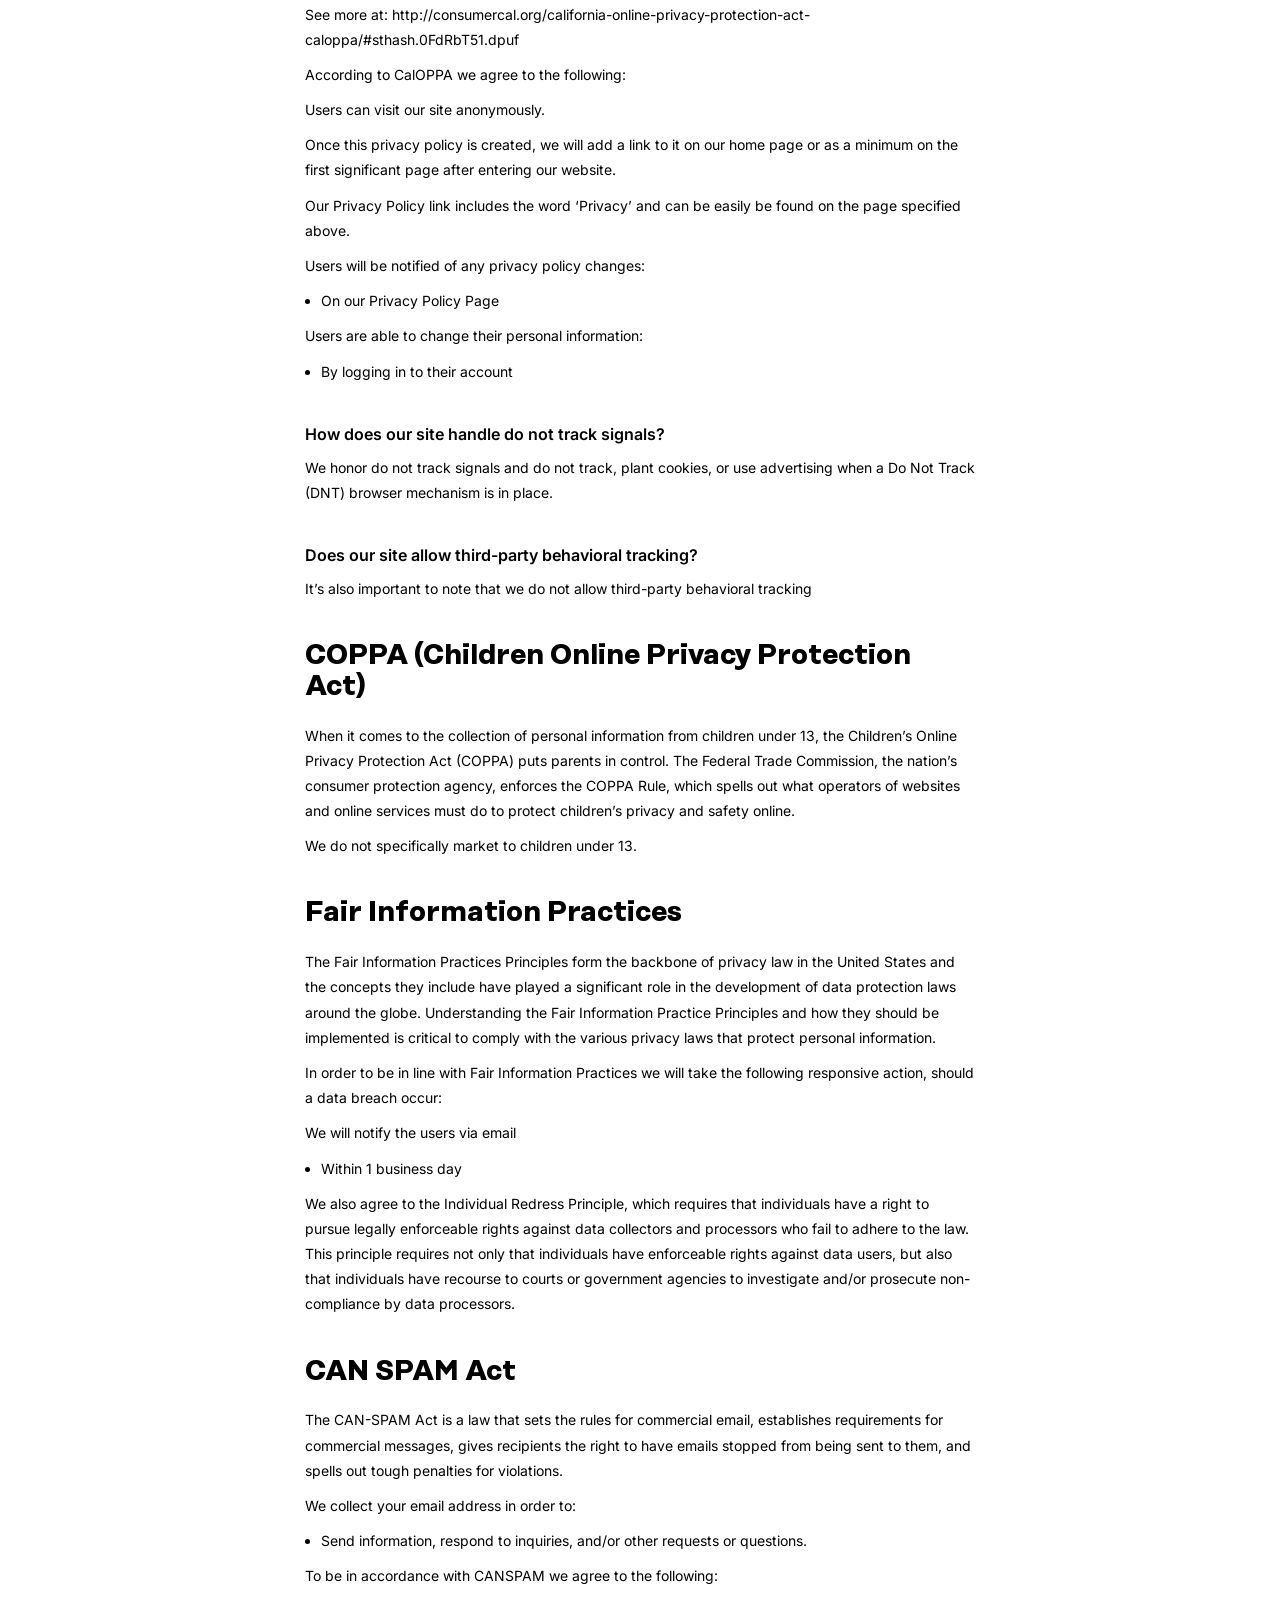
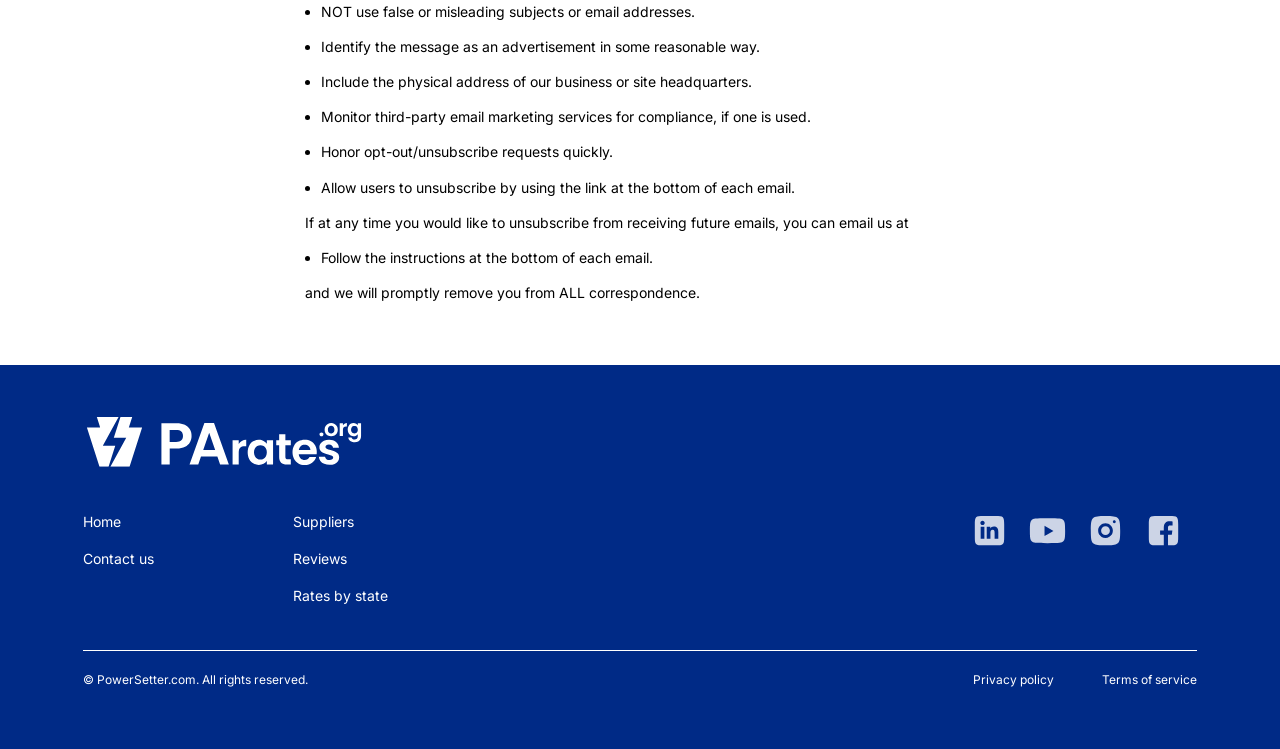
<file: dest/privacy-policy.html>
<!DOCTYPE html>
<html lang="ru" dir="ltr">
  <head>
    <meta charset="UTF-8">
    <meta name="viewport" content="width=device-width, initial-scale=1.0, maximum-scale=1.0, user-scalable=0">
    <meta name="theme-color" content="#fff">
    <title>Privacy Policy | PArates</title>
    <link href="styles/app.css" rel="stylesheet">
  </head>
  <body>
    <header class="header">
      <div class="container header__container">
        <div class="header__row"><a class="header__logo" href="./"><img class="header__logo-img" src="img/icons/logo-light.svg" width="174" height="55" alt="Parates"></a>
          <nav class="header__nav" aria-label="Main navigation">
            <ul class="header__nav-list">
              <li class="header__nav-item"><a class="header__nav-link" href="#">Home</a></li>
              <li class="header__nav-item"><a class="header__nav-link" href="#about">About</a></li>
              <li class="header__nav-item"><a class="header__nav-link" href="#contact">Contact</a></li>
              <li class="header__nav-item"><a class="header__nav-link" href="#legal">Legal</a></li>
              <li class="header__nav-item"><a class="header__nav-link" href="#faq">FAQ</a></li>
            </ul>
          </nav>
          <button class="btn btn--reset btn--burger header__burger" aria-label="Toggle menu"></button>
        </div>
        <div class="header__overlay"></div>
      </div>
    </header>
    <div class="page-container container">
      <div class="textarea">
        <h1>Privacy Policy</h1>
        <p>This privacy policy has been compiled to better serve those who are concerned with how their ‘Personally identifiable information’ (PII) is being used online. PII, as used in US privacy law and information security, is information that can be used on its own or with other information to identify, contact, or locate a single person, or to identify an individual in context. Please read our privacy policy carefully to get a clear understanding of how we collect, use, protect or otherwise handle your Personally Identifiable Information in accordance with our website.</p>
        <h5>What personal information do we collect from the people that visit our blog, website or app?</h5>
        <p>When ordering or registering on our site, as appropriate, you may be asked to enter your name, email address, Name of utility or other details to help you with your experience.</p>
        <h5>When do we collect information?</h5>
        <p>We collect information from you when you register on our site or enter information on our site.</p>
        <h5>How do we use your information?</h5>
        <p>We may use the information we collect from you when you register, make a purchase, sign up for our newsletter, respond to a survey or marketing communication, surf the website, or use certain other site features in the following ways:</p>
        <ul> 
          <li>To personalize user’s experience and to allow us to deliver the type of content and product offerings in which you are most interested.</li>
          <li>To improve our website in order to better serve you.</li>
          <li>To allow us to better service you in responding to your customer service requests.</li>
          <li>To send periodic emails regarding your order or other products and services.</li>
          <li>To follow up with them after correspondence (live chat, email or phone inquiries)</li>
        </ul>
        <h5>How do we protect visitor information?</h5>
        <p>We do not use vulnerability scanning and/or scanning to PCI standards.</p>
        <p>We only provide articles and information. We never ask for personal or private information like names, email addresses or credit card numbers.</p>
        <p>We use regular Malware Scanning.</p>
        <p>Your personal information is contained behind secured networks and is only accessible by a limited number of persons who have special access rights to such systems, and are required to keep the information confidential. In addition, all sensitive/credit information you supply is encrypted via Secure Socket Layer (SSL) technology.</p>
        <p>We implement a variety of security measures when a user enters, submits, or accesses their information to maintain the safety of your personal information.</p>
        <p>For your convenience we may store your credit card information kept for more than 60 days in order to expedite future orders, and to automate the billing process.</p>
        <h5>Do we use ‘cookies’?</h5>
        <p>Yes. Cookies are small files that a site or its service provider transfers to your computer’s hard drive through your Web browser (if you allow) that enables the site’s or service provider’s systems to recognize your browser and capture and remember certain information. For instance, we use cookies to help us remember and process the items in your shopping cart. They are also used to help us understand your preferences based on previous or current site activity, which enables us to provide you with improved services. We also use cookies to help us compile aggregate data about site traffic and site interaction so that we can offer better site experiences and tools in the future.</p>
        <p>We use cookies to:</p>
        <ul>
          <li>Understand and save user’s preferences for future visits.</li>
          <li>Compile aggregate data about site traffic and site interactions in order to offer better site experiences and tools in the future. We may also use trusted third-party services that track this information on our behalf.</li>
        </ul>
        <p>You can choose to have your computer warn you each time a cookie is being sent, or you can choose to turn off all cookies. You do this through your browser (like Internet Explorer) settings. Each browser is a little different, so look at your browser’s Help menu to learn the correct way to modify your cookies.</p>
        <p>If you disable cookies off, some features will be disabled It won’t affect the user’s experience that make your site experience more efficient and some of our services will not function properly.</p>
        <p>However, you can still place orders.</p>
        <h2>Third-party disclosure</h2>
        <p> 
          <big>We do not sell, trade, or otherwise transfer to outside parties your personally identifiable information.</big>
        </p>
        <h5>Third-party links</h5>
        <p>Occasionally, at our discretion, we may include or offer third-party products or services on our website. These third-party sites have separate and independent privacy policies. We therefore have no responsibility or liability for the content and activities of these linked sites. Nonetheless, we seek to protect the integrity of our site and welcome any feedback about these sites.</p>
        <h5>Google</h5>
        <p>Google’s advertising requirements can be summed up by Google’s Advertising Principles. They are put in place to provide a positive experience for users. <a href="" target="_blank">https://support.google.com/adwordspolicy/answer/1316548?hl=en</a></p>
        <p>We use Google AdSense Advertising on our website.</p>
        <p>Google, as a third-party vendor, uses cookies to serve ads on our site. Google’s use of the DART cookie enables it to serve ads to our users based on previous visits to our site and other sites on the Internet. Users may opt-out of the use of the DART cookie by visiting the Google Ad and Content Network privacy policy.</p>
        <p>We have implemented the following:</p>
        <ul>
          <li>Demographics and Interests Reporting</li>
        </ul>
        <p>We along with third-party vendors, such as Google use first-party cookies (such as the Google Analytics cookies) and third-party cookies (such as the DoubleClick cookie) or other third-party identifiers together to compile data regarding user interactions with ad impressions and other ad service functions as they relate to our website.</p>
        <p>Opting out:</p>
        <p>Users can set preferences for how Google advertises to you using the Google Ad Settings page. Alternatively, you can opt out by visiting the Network Advertising initiative opt out page or permanently using the Google Analytics Opt Out Browser add on.</p>
        <h2>California Online Privacy Protection Act</h2>
        <p>CalOPPA is the first state law in the nation to require commercial websites and online services to post a privacy policy. The law’s reach stretches well beyond California to require a person or company in the United States (and conceivably the world) that operates websites collecting personally identifiable information from California consumers to post a conspicuous privacy policy on its website stating exactly the information being collected and those individuals with whom it is being shared, and to comply with this policy.</p>
        <p>See more at: http://consumercal.org/california-online-privacy-protection-act-caloppa/#sthash.0FdRbT51.dpuf</p>
        <p>According to CalOPPA we agree to the following:</p>
        <p>Users can visit our site anonymously.</p>
        <p>Once this privacy policy is created, we will add a link to it on our home page or as a minimum on the first significant page after entering our website.</p>
        <p>Our Privacy Policy link includes the word ‘Privacy’ and can be easily be found on the page specified above.</p>
        <p>Users will be notified of any privacy policy changes:</p>
        <ul>
          <li>On our Privacy Policy Page</li>
        </ul>
        <p>Users are able to change their personal information:</p>
        <ul>
          <li>By logging in to their account</li>
        </ul>
        <h5>How does our site handle do not track signals?</h5>
        <p>We honor do not track signals and do not track, plant cookies, or use advertising when a Do Not Track (DNT) browser mechanism is in place.</p>
        <h5>Does our site allow third-party behavioral tracking?</h5>
        <p>It’s also important to note that we do not allow third-party behavioral tracking</p>
        <h2>COPPA (Children Online Privacy Protection Act)</h2>
        <p>When it comes to the collection of personal information from children under 13, the Children’s Online Privacy Protection Act (COPPA) puts parents in control. The Federal Trade Commission, the nation’s consumer protection agency, enforces the COPPA Rule, which spells out what operators of websites and online services must do to protect children’s privacy and safety online.</p>
        <p>We do not specifically market to children under 13.</p>
        <h2>Fair Information Practices</h2>
        <p>The Fair Information Practices Principles form the backbone of privacy law in the United States and the concepts they include have played a significant role in the development of data protection laws around the globe. Understanding the Fair Information Practice Principles and how they should be implemented is critical to comply with the various privacy laws that protect personal information.</p>
        <p>In order to be in line with Fair Information Practices we will take the following responsive action, should a data breach occur:</p>
        <p>We will notify the users via email</p>
        <ul>
          <li>Within 1 business day</li>
        </ul>
        <p>We also agree to the Individual Redress Principle, which requires that individuals have a right to pursue legally enforceable rights against data collectors and processors who fail to adhere to the law. This principle requires not only that individuals have enforceable rights against data users, but also that individuals have recourse to courts or government agencies to investigate and/or prosecute non-compliance by data processors.</p>
        <h2>CAN SPAM Act</h2>
        <p>The CAN-SPAM Act is a law that sets the rules for commercial email, establishes requirements for commercial messages, gives recipients the right to have emails stopped from being sent to them, and spells out tough penalties for violations.</p>
        <p>We collect your email address in order to:</p>
        <ul> 
          <li>Send information, respond to inquiries, and/or other requests or questions.</li>
        </ul>
        <p>To be in accordance with CANSPAM we agree to the following:</p>
        <ul>
          <li>NOT use false or misleading subjects or email addresses.</li>
          <li>Identify the message as an advertisement in some reasonable way.</li>
          <li>Include the physical address of our business or site headquarters.</li>
          <li>Monitor third-party email marketing services for compliance, if one is used.</li>
          <li>Honor opt-out/unsubscribe requests quickly.</li>
          <li>Allow users to unsubscribe by using the link at the bottom of each email.</li>
        </ul>
        <p>If at any time you would like to unsubscribe from receiving future emails, you can email us at</p>
        <ul>
          <li>Follow the instructions at the bottom of each email.</li>
        </ul>
        <p>and we will promptly remove you from ALL correspondence.</p>
      </div>
    </div>
    <footer class="footer">
      <div class="container footer__container"><a class="footer__logo" href="#"><img src="img/icons/logo-light.svg" width="174" height="55" alt="Parates"></a>
        <div class="footer__main">
          <div class="footer__col">
            <nav class="footer__nav" aria-label="Main navigation">
              <ul>
                <li><a href="#">Home</a></li>
                <li><a href="#">Suppliers</a></li>
                <li><a href="#">Contact us</a></li>
                <li><a href="#">Reviews</a></li>
                <li><a href="#">Rates by state</a></li>
              </ul>
            </nav>
          </div>
          <div class="footer__col">
            <div class="footer__social social social--light"><a class="social__link social__link--ln" href="#ln" target="_blank" title="Go to LinkedIn"></a><a class="social__link social__link--yb" href="#yb" target="_blank" title="Go to YouTube"></a><a class="social__link social__link--inst" href="#inst" target="_blank" title="Go to Instagram"></a><a class="social__link social__link--fb" href="#fb" target="_blank" title="Go to Facebook"></a></div>
          </div>
        </div>
        <div class="footer__copy">
          <div class="footer__copy-col">
            <p>© PowerSetter.com. All rights reserved.</p>
          </div>
          <div class="footer__copy-col"><a href="privacy-policy.html">Privacy policy</a><a href="terms.html">Terms of service</a></div>
        </div>
      </div>
    </footer>
    <script src="scripts/main.js"></script>
  </body>
</html>
</file>
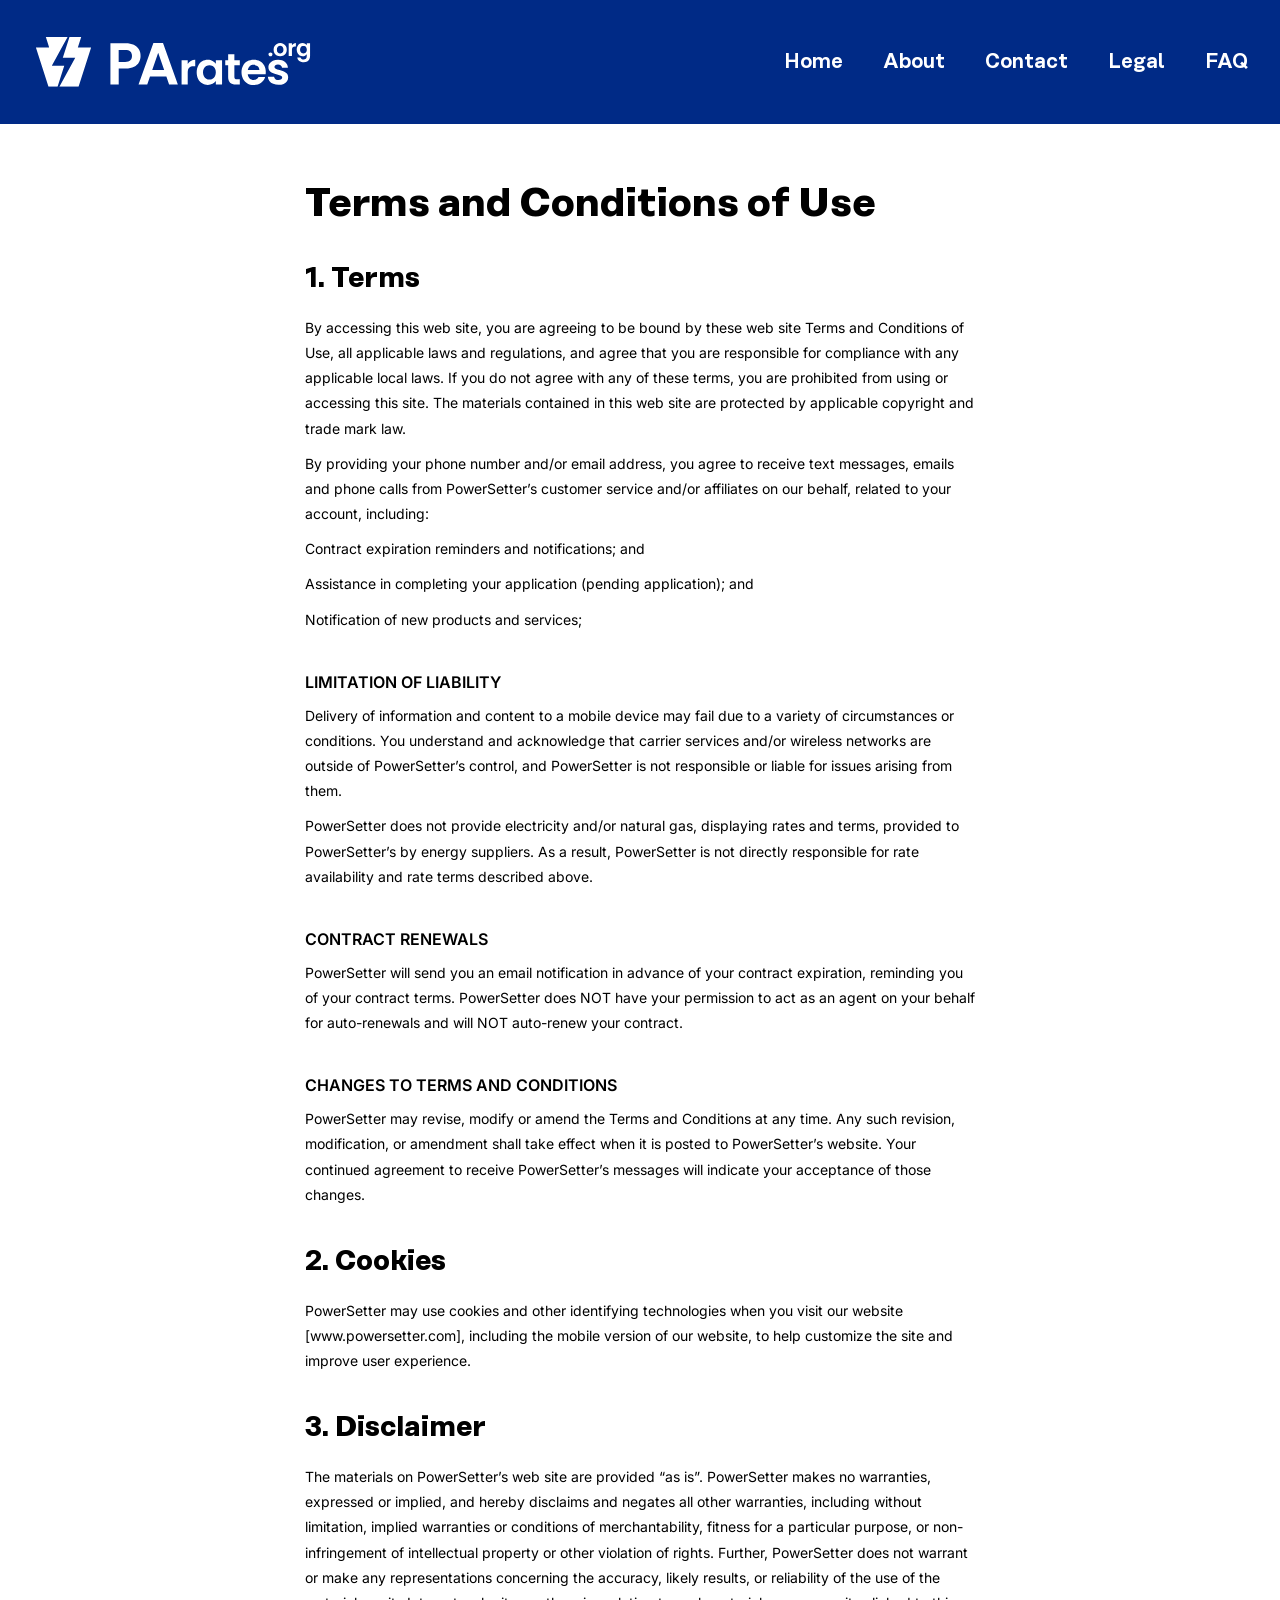
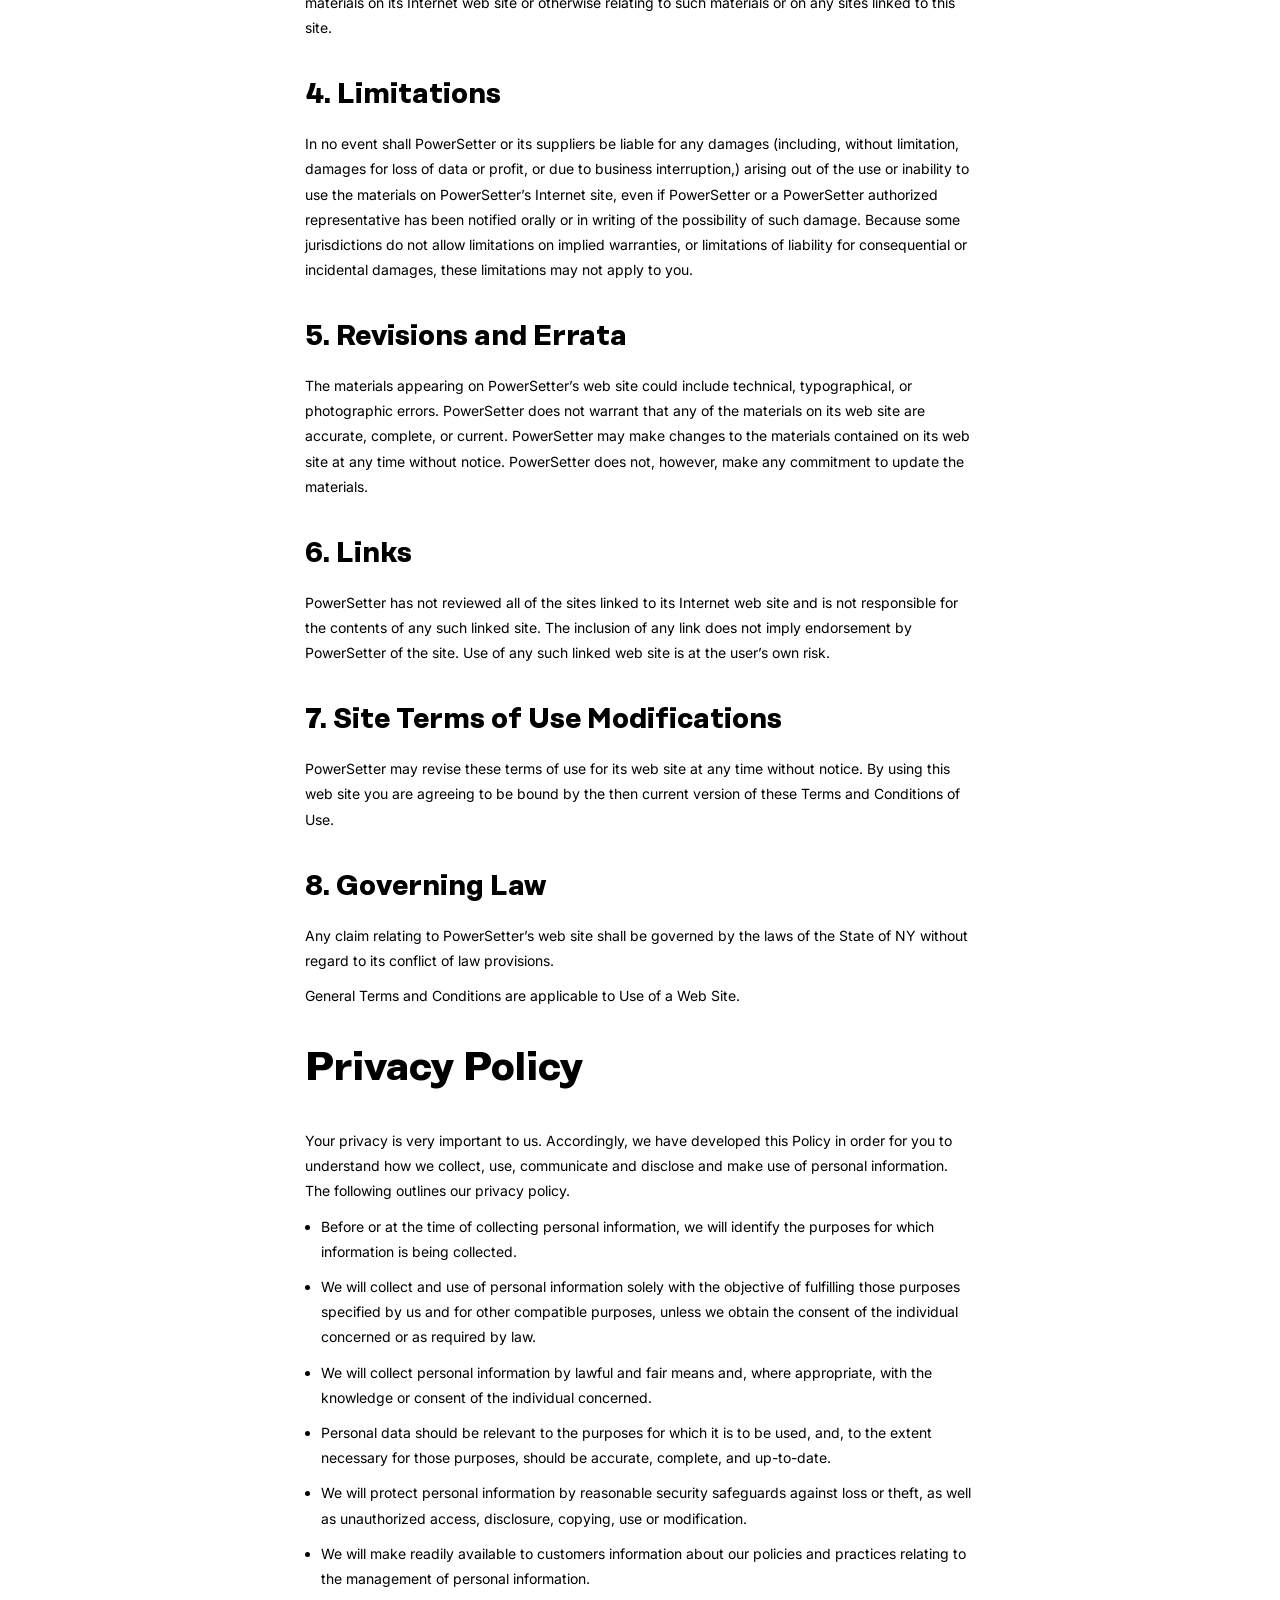
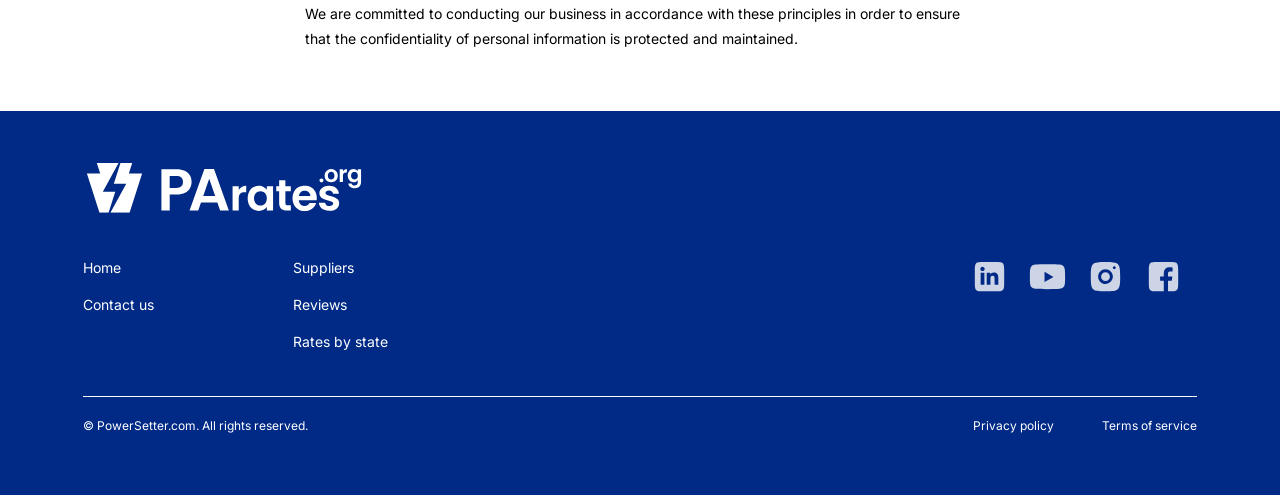
<file: dest/terms.html>
<!DOCTYPE html>
<html lang="ru" dir="ltr">
  <head>
    <meta charset="UTF-8">
    <meta name="viewport" content="width=device-width, initial-scale=1.0, maximum-scale=1.0, user-scalable=0">
    <meta name="theme-color" content="#fff">
    <title>Terms | PArates</title>
    <link href="styles/app.css" rel="stylesheet">
  </head>
  <body>
    <header class="header">
      <div class="container header__container">
        <div class="header__row"><a class="header__logo" href="./"><img class="header__logo-img" src="img/icons/logo-light.svg" width="174" height="55" alt="Parates"></a>
          <nav class="header__nav" aria-label="Main navigation">
            <ul class="header__nav-list">
              <li class="header__nav-item"><a class="header__nav-link" href="#">Home</a></li>
              <li class="header__nav-item"><a class="header__nav-link" href="#about">About</a></li>
              <li class="header__nav-item"><a class="header__nav-link" href="#contact">Contact</a></li>
              <li class="header__nav-item"><a class="header__nav-link" href="#legal">Legal</a></li>
              <li class="header__nav-item"><a class="header__nav-link" href="#faq">FAQ</a></li>
            </ul>
          </nav>
          <button class="btn btn--reset btn--burger header__burger" aria-label="Toggle menu"></button>
        </div>
        <div class="header__overlay"></div>
      </div>
    </header>
    <div class="page-container container">
      <div class="textarea">
        <h1>Terms and Conditions of Use</h1>
        <h2>1. Terms</h2>
        <p>By accessing this web site, you are agreeing to be bound by these web site Terms and Conditions of Use, all applicable laws and regulations, and agree that you are responsible for compliance with any applicable local laws. If you do not agree with any of these terms, you are prohibited from using or accessing this site. The materials contained in this web site are protected by applicable copyright and trade mark law.</p>
        <p>By providing your phone number and/or email address, you agree to receive text messages, emails and phone calls from PowerSetter’s customer service and/or affiliates on our behalf, related to your account, including:</p>
        <p>Contract expiration reminders and notifications; and</p>
        <p>Assistance in completing your application (pending application); and</p>
        <p>Notification of new products and services;</p>
        <h5>LIMITATION OF LIABILITY</h5>
        <p>Delivery of information and content to a mobile device may fail due to a variety of circumstances or conditions. You understand and acknowledge that carrier services and/or wireless networks are outside of PowerSetter’s control, and PowerSetter is not responsible or liable for issues arising from them.</p>
        <p>PowerSetter does not provide electricity and/or natural gas, displaying rates and terms, provided to PowerSetter’s by energy suppliers.  As a result, PowerSetter is not directly responsible for rate availability and rate terms described above.</p>
        <h5>CONTRACT RENEWALS</h5>
        <p>PowerSetter will send you an email notification in advance of your contract expiration, reminding you of your contract terms. PowerSetter does NOT have your permission to act as an agent on your behalf for auto-renewals and will NOT auto-renew your contract.</p>
        <h5>CHANGES TO TERMS AND CONDITIONS</h5>
        <p>PowerSetter may revise, modify or amend the Terms and Conditions at any time. Any such revision, modification, or amendment shall take effect when it is posted to PowerSetter’s website. Your continued agreement to receive PowerSetter’s messages will indicate your acceptance of those changes.</p>
        <h2>2. Cookies</h2>
        <p>PowerSetter may use cookies and other identifying technologies when you visit our website [www.powersetter.com], including the mobile version of our website, to help customize the site and improve user experience.</p>
        <h2>3. Disclaimer</h2>
        <p>The materials on PowerSetter’s web site are provided “as is”. PowerSetter makes no warranties, expressed or implied, and hereby disclaims and negates all other warranties, including without limitation, implied warranties or conditions of merchantability, fitness for a particular purpose, or non-infringement of intellectual property or other violation of rights. Further, PowerSetter does not warrant or make any representations concerning the accuracy, likely results, or reliability of the use of the materials on its Internet web site or otherwise relating to such materials or on any sites linked to this site.</p>
        <h2>4. Limitations</h2>
        <p>In no event shall PowerSetter or its suppliers be liable for any damages (including, without limitation, damages for loss of data or profit, or due to business interruption,) arising out of the use or inability to use the materials on PowerSetter’s Internet site, even if PowerSetter or a PowerSetter authorized representative has been notified orally or in writing of the possibility of such damage. Because some jurisdictions do not allow limitations on implied warranties, or limitations of liability for consequential or incidental damages, these limitations may not apply to you.</p>
        <h2>5. Revisions and Errata</h2>
        <p>The materials appearing on PowerSetter’s web site could include technical, typographical, or photographic errors. PowerSetter does not warrant that any of the materials on its web site are accurate, complete, or current. PowerSetter may make changes to the materials contained on its web site at any time without notice. PowerSetter does not, however, make any commitment to update the materials.</p>
        <h2>6. Links</h2>
        <p>PowerSetter has not reviewed all of the sites linked to its Internet web site and is not responsible for the contents of any such linked site. The inclusion of any link does not imply endorsement by PowerSetter of the site. Use of any such linked web site is at the user’s own risk.</p>
        <h2>7. Site Terms of Use Modifications</h2>
        <p>PowerSetter may revise these terms of use for its web site at any time without notice. By using this web site you are agreeing to be bound by the then current version of these Terms and Conditions of Use.</p>
        <h2>8. Governing Law</h2>
        <p>Any claim relating to PowerSetter’s web site shall be governed by the laws of the State of NY without regard to its conflict of law provisions.</p>
        <p>General Terms and Conditions are applicable to Use of a Web Site.</p>
        <h2 class="h1">Privacy Policy</h2>
        <p>Your privacy is very important to us. Accordingly, we have developed this Policy in order for you to understand how we collect, use, communicate and disclose and make use of personal information. The following outlines our privacy policy.</p>
        <ul>
          <li>Before or at the time of collecting personal information, we will identify the purposes for which information is being collected.</li>
          <li>We will collect and use of personal information solely with the objective of fulfilling those purposes specified by us and for other compatible purposes, unless we obtain the consent of the individual concerned or as required by law.</li>
          <li>We will collect personal information by lawful and fair means and, where appropriate, with the knowledge or consent of the individual concerned.</li>
          <li>Personal data should be relevant to the purposes for which it is to be used, and, to the extent necessary for those purposes, should be accurate, complete, and up-to-date.</li>
          <li>We will protect personal information by reasonable security safeguards against loss or theft, as well as unauthorized access, disclosure, copying, use or modification.</li>
          <li>We will make readily available to customers information about our policies and practices relating to the management of personal information.</li>
        </ul>
        <p>We are committed to conducting our business in accordance with these principles in order to ensure that the confidentiality of personal information is protected and maintained.</p>
      </div>
    </div>
    <footer class="footer">
      <div class="container footer__container"><a class="footer__logo" href="#"><img src="img/icons/logo-light.svg" width="174" height="55" alt="Parates"></a>
        <div class="footer__main">
          <div class="footer__col">
            <nav class="footer__nav" aria-label="Main navigation">
              <ul>
                <li><a href="#">Home</a></li>
                <li><a href="#">Suppliers</a></li>
                <li><a href="#">Contact us</a></li>
                <li><a href="#">Reviews</a></li>
                <li><a href="#">Rates by state</a></li>
              </ul>
            </nav>
          </div>
          <div class="footer__col">
            <div class="footer__social social social--light"><a class="social__link social__link--ln" href="#ln" target="_blank" title="Go to LinkedIn"></a><a class="social__link social__link--yb" href="#yb" target="_blank" title="Go to YouTube"></a><a class="social__link social__link--inst" href="#inst" target="_blank" title="Go to Instagram"></a><a class="social__link social__link--fb" href="#fb" target="_blank" title="Go to Facebook"></a></div>
          </div>
        </div>
        <div class="footer__copy">
          <div class="footer__copy-col">
            <p>© PowerSetter.com. All rights reserved.</p>
          </div>
          <div class="footer__copy-col"><a href="privacy-policy.html">Privacy policy</a><a href="terms.html">Terms of service</a></div>
        </div>
      </div>
    </footer>
    <script src="scripts/main.js"></script>
  </body>
</html>
</file>
<file: dest/styles/app.css>
:root {
  --color-white-solid: #fff;
  --color-azure-26: #002a86;
  --color-yellow-50-120: rgba(255, 206, 0, 0.12);
  --color-yellow-50-0: rgba(255, 206, 0, 0);
  --color-white--120: rgba(255, 255, 255, 0.12);
  --color-white--360: rgba(255, 255, 255, 0.36);
  --color-white--750: rgba(255, 255, 255, 0.75);
  --color-yellow-50: #ffce00;
  --color-grey-11: #1b1b1b;
  --color-azure-31: #1a3d86;
  --color-white--850: rgba(255, 255, 255, 0.85);
  --color-grey-17: #2b2b2b;
  --color-grey-33: #555;
  --color-grey-96: #f5f5f5;
  --color-grey-91: #e8e8e8;
  --color-azure-26-80: rgba(0, 42, 134, 0.08);
  --color-spring-green-44-100: rgba(58, 166, 85, 0.1);
  --color-spring-green-44: #3aa655;
  --color-grey-40: #666;
  --color-azure-17: #0b1e4b;
  --color-white--920: rgba(255, 255, 255, 0.92);
  --color-black--100: rgba(0, 0, 0, 0.1);
  --color-yellow-50-160: rgba(255, 206, 0, 0.16);
  --color-orange-41: #d19b00;
  --color-white--180: rgba(255, 255, 255, 0.18);
  --color-white--900: rgba(255, 255, 255, 0.9);
  --color-orange-48: #f5b400;
  --resolution-blue: #002a86;
  --green-energy: #3aa655;
  --colorcharcoal: #2b2b2b;
  --keystone-gold: #ffce00;
  --font-family: "Inter", sans-serif;
  --second-family: "Rational Text", sans-serif;
  --third-family: "Rational Display", sans-serif;
}

@font-face {
  font-display: swap;
	font-family: 'Inter';
	font-style: normal;
	font-weight: 400;
	src: url('../fonts/inter/inter-regular.woff2') format('woff2'),
		url('../fonts/inter/inter-regular.ttf') format('truetype');
}

@font-face {
  font-display: swap;
	font-family: 'Inter';
	font-style: normal;
	font-weight: 600;
	src: url('../fonts/inter/inter-semibold.woff2') format('woff2'),
		url('../fonts/inter/inter-semibold.ttf') format('truetype');
}

@font-face {
  font-display: swap;
	font-family: 'Inter';
	font-style: normal;
	font-weight: 700;
	src: url('../fonts/inter/inter-bold.woff2') format('woff2'),
		url('../fonts/inter/inter-bold.ttf') format('truetype');
}

@font-face {
  font-display: swap;
	font-family: 'Rational Text';
	font-style: normal;
	font-weight: 200;
	src: url('../fonts/rational-text/rational-text-extralight.woff2') format('woff2'),
		url('../fonts/rational-text/rational-text-extralight.ttf') format('truetype');
}

@font-face {
  font-display: swap;
	font-family: 'Rational Text';
	font-style: normal;
	font-weight: 300;
	src: url('../fonts/rational-text/rational-text-light.woff2') format('woff2'),
		url('../fonts/rational-text/rational-text-light.ttf') format('truetype');
}

@font-face {
  font-display: swap;
	font-family: 'Rational Text';
	font-style: normal;
	font-weight: 400;
	src: url('../fonts/rational-text/rational-text-book.woff2') format('woff2'),
		url('../fonts/rational-text/rational-text-book.ttf') format('truetype');
}

@font-face {
  font-display: swap;
	font-family: 'Rational Text';
	font-style: normal;
	font-weight: 500;
	src: url('../fonts/rational-text/rational-text-medium.woff2') format('woff2'),
		url('../fonts/rational-text/rational-text-medium.ttf') format('truetype');
}

@font-face {
  font-display: swap;
	font-family: 'Rational Text';
	font-style: normal;
	font-weight: 600;
	src: url('../fonts/rational-text/rational-text-semibold.woff2') format('woff2'),
		url('../fonts/rational-text/rational-text-semibold.ttf') format('truetype');
}

@font-face {
  font-display: swap;
	font-family: 'Rational Display';
	font-style: normal;
	font-weight: 500;
	src: url('../fonts/rational-display/rational-display-medium.woff2') format('woff2'),
		url('../fonts/rational-display/rational-display-medium.ttf') format('truetype');
}

@font-face {
  font-display: swap;
	font-family: 'Rational Display';
	font-style: normal;
	font-weight: 600;
	src: url('../fonts/rational-display/rational-display-semibold.woff2') format('woff2'),
		url('../fonts/rational-display/rational-display-semibold.ttf') format('truetype');
}

@font-face {
  font-display: swap;
	font-family: 'Rational Display';
	font-style: normal;
	font-weight: 700;
	src: url('../fonts/rational-display/rational-display-bold.woff2') format('woff2'),
		url('../fonts/rational-display/rational-display-bold.ttf') format('truetype');
}

html {
  line-height: 1.15;
  -webkit-text-size-adjust: 100%;
}

body {
  margin: 0;
}

h1 {
  font-size: 2em;
  margin: .67em 0;
}

hr {
  box-sizing: content-box;
  height: 0;
  overflow: visible;
}

a {
  background-color: transparent;
}

abbr[title] {
  border-bottom: none;
  text-decoration: underline dotted;
}

b,strong {
  font-weight: bolder;
}

small {
  font-size: 87%;
}

sub,sup {
  font-size: 75%;
  line-height: 0;
  position: relative;
  vertical-align: baseline;
}

sub {
  bottom: -.25em;
}

sup {
  top: -.5em;
}

img {
  border-style: none;
}

button,input,optgroup,select,textarea {
  font-family: inherit;
  font-size: 100%;
  line-height: 1.15;
  margin: 0;
}

button,input {
  overflow: visible;
}

button,select {
  text-transform: none;
}

[type="button"],[type="reset"],[type="submit"],button {
  -webkit-appearance: button;
}

[type="button"]::-moz-focus-inner,[type="reset"]::-moz-focus-inner,[type="submit"]::-moz-focus-inner,button::-moz-focus-inner {
  border-style: none;
  padding: 0;
}

[type="button"]:-moz-focusring,[type="reset"]:-moz-focusring,[type="submit"]:-moz-focusring,button:-moz-focusring {
  outline: 1px dotted ButtonText;
}

fieldset {
  padding: .35em .75em .625em;
}

legend {
  box-sizing: border-box;
  color: inherit;
  display: table;
  max-width: 100%;
  white-space: normal;
  padding: 0;
}

progress {
  vertical-align: baseline;
}

textarea {
  overflow: auto;
}

[type="checkbox"],[type="radio"] {
  box-sizing: border-box;
  padding: 0;
}

[type="number"]::-webkit-inner-spin-button,[type="number"]::-webkit-outer-spin-button {
  height: auto;
}

[type="search"] {
  -webkit-appearance: textfield;
  outline-offset: -2px;
}

[type="search"]::-webkit-search-decoration {
  -webkit-appearance: none;
}

::-webkit-file-upload-button {
  -webkit-appearance: button;
  font: inherit;
}

summary {
  display: list-item;
}

* {
  box-sizing: border-box;
}

details,main {
  display: block;
}

code,kbd,pre,samp {
  font-family: monospace, monospace;
  font-size: 1em;
}

[hidden],template {
  display: none;
}

a,button {
  -webkit-tap-highlight-color: transparent;
}

.link,a {
  text-decoration: underline;
  text-decoration-color: transparent;
  text-underline-offset: 8px;
  transition: .15s;
}

.link:hover,a:hover {
}

body {
  font-family: var(--second-family);
  color: #000;
  font-weight: 400;
  font-size: 16px;
  line-height: 1.3;
  background: #fff;
	/* overflow-x: hidden */
  display: flex;
  flex-direction: column;
  min-height: 100vh;
}

.h1,.h2,.h3,.h4,.h5,h1,h2,h3,h4,h5 {
  color: #000;
  font-family: var(--third-family);
  font-weight: 700;
  margin-top: 0;
}

.h1,h1 {
  font-weight: 600;
  font-size: 26px;
  line-height: 1;
  margin: 0 0 24px;
}

.h2,h2 {
  font-size: 24px;
  line-height: 1.1;
  margin: 0 0 20px;
}

.h3,h3 {
  font-size: 20px;
  line-height: 1.2;
  margin: 0 0 24px;
}

.h4,h4 {
  font-size: 24px;
  line-height: 1.1;
  margin: 0 0 16px;
}

.page-head {
  text-align: center;
  margin-bottom: 32px;
}

.page-head__title {
  font-weight: 700;
  font-size: 24px;
  margin-bottom: 0;
}

.page-head__text {
  font-family: var(--font-family);
  font-size: 14px;
  line-height: 1.8;
  max-width: 700px;
  margin-right: auto;
  margin-bottom: 0;
  margin-left: auto;
  margin-top: 20px;
}

.text,p {
  font-weight: 400;
  font-size: 14px;
  line-height: 1.5;
  margin: 16px 0;
}

ul:not([class]) {
  font-weight: 400;
  font-size: 16px;
  line-height: 1.8;
}

b,strong {
  font-weight: 700;
}

.text-uppercace {
  text-transform: uppercase;
}

.text-center {
  text-align: center;
}

.text-lg-center {
}

.container {
  margin-right: auto;
  margin-left: auto;
  padding: 0 10px;
  max-width: 1178px;
}

.wrapper {
  overflow: hidden;
}

.page-container {
  width: 100%;
  flex: 1 1 auto;
  display: flex;
  flex-direction: column;
}

.main-aside-container {
  margin: 20px 0 80px;
}

.main-block {
  width: 100%;
}

.aside {
  min-width: 212px;
  max-width: 212px;
  margin-left: 102px;
}

.btn {
  font-family: var(--second-family);
  color: var(--color-white-solid);
  font-weight: 600;
  font-size: 13px;
  letter-spacing: 0.04em;
  white-space: nowrap;
  line-height: unset;
  position: relative;
  text-decoration: none;
  background: transparent;
  display: inline-flex;
  align-items: center;
  justify-content: center;
  padding: 0 20px;
  min-height: 50px;
  transition: .2s;
  border-radius: 5px;
  outline: 0;
  cursor: pointer;
  user-select: none;
  border: 1px solid var(--color-white-solid);
}

.btn--reset {
  margin: 0;
  padding: 0;
  outline: 0;
  border: 0;
  min-height: 1px;
  border-radius: 0;
  background-color: transparent;
  cursor: pointer;
}

.btn--accent {
  color: var(--color-white-solid);
  background: var(--color-azure-26);
  border-color: var(--color-azure-26);
  box-shadow: 0 3px 8px 0 rgba(0, 0, 0, 0);
}

.btn--accent:hover {
}

.btn--accent.btn--arrow-right:after {
  background-image: url('../img/icons/arrow-right-light.svg');
}

.btn--burger:before {
  content: '';
  width: 24px;
  height: 24px;
  min-width: 24px;
  background-repeat: no-repeat;
  background-position: center;
  background-size: contain;
}

.btn--arrow-right:after {
  content: '';
  width: 24px;
  height: 24px;
  min-width: 24px;
  background-repeat: no-repeat;
  background-position: center;
  background-size: contain;
  margin-left: 6px;
}

.btn--burger:before {
  background-image: url('../img/icons/burger.svg');
}

.btn--arrow-right:after {
  background-image: url('../img/icons/arrow-right.svg');
}

.btns-spacer {
  display: flex;
  flex-wrap: wrap;
  margin-bottom: -12px;
}

.btns-spacer > * {
  margin-right: 12px;
  margin-bottom: 12px;
}

.form__group {
  display: flex;
  flex-wrap: wrap;
  gap: 0 16px;
}

.form__group > * {
  width: calc(50% - 10px);
}

.form__send {
  width: 100%;
  min-height: 64px;
}

.form__footer {
  margin-top: 24px;
}

.input {
  font-family: var(--font-family);
  margin-bottom: 20px;
  display: block;
  position: relative;
}

.input__label {
  color: #999;
  font-weight: 400;
  font-size: 16px;
  line-height: 1.2;
  display: inline-block;
  position: absolute;
  top: 16px;
  left: 20px;
  transition: .2s;
}

.input__cell {
  position: relative;
  font-family: var(--font-family);
  color: #000;
  font-weight: 400;
  font-size: 16px;
  line-height: 1.2;
  background: #efefef;
  border-radius: 5px;
  min-height: 50px;
  padding-right: 20px;
  padding-left: 20px;
  padding-top: 16px;
  width: 100%;
  transition: .2s;
  resize: none;
  border: none;
  outline: none;
}

.input__cell:focus ~ .input__label {
  color: var(--color-azure-26);
  font-size: 10px;
  top: 11px;
}

.input__cell:focus::placeholder {
  color: transparent;
}

textarea.input__cell {
  padding-top: 24px;
}

.input-has-value .input__label {
  color: var(--color-azure-26);
  font-size: 10px;
  top: 11px;
}

.list-reset {
  list-style: none;
  padding: 0;
  margin: 0;
}

.overflow-hidden {
  overflow: hidden;
}

.visibility-hidden {
  visibility: hidden;
}

img {
  display: block;
  max-width: 100%;
  width: auto;
  height: auto;
}

.img-cover {
  position: absolute;
  top: 0;
  left: 0;
  width: 100%;
}

.img-cover--wrap {
  overflow: hidden;
  position: relative;
}

.hide-xl-down {
}

.hide-xl-only {
}

.hide-lg-down {
}

.hide-lg-up {
}

.hide-md-down {
}

.hide-md-up {
}

.hide-sm-down {
}

.hide-sm-only {
}

.social {
  display: flex;
}

.social__link {
  display: inline-flex;
  align-items: center;
  margin-right: 10px;
  opacity: .8;
  transition: .2s;
}

.social__link:hover {
}

.social__link:before {
  content: '';
  background-repeat: no-repeat;
  background-position: center;
  background-size: contain;
  width: 48px;
  height: 48px;
  min-width: 48px;
}

.social__link--ln:before {
}

.social__link--yb:before {
}

.social__link--inst:before {
}

.social__link--fb:before {
}

.social--light .social__link--ln:before {
  background-image: url('../img/icons/social/ln.svg');
}

.social--light .social__link--yb:before {
  background-image: url('../img/icons/social/yb.svg');
}

.social--light .social__link--inst:before {
  background-image: url('../img/icons/social/inst.svg');
}

.social--light .social__link--fb:before {
  background-image: url('../img/icons/social/fb.svg');
}

.section {
  position: relative;
  margin: 20px 0;
}

.section:first-child {
  margin-top: 0;
}

.section:last-child {
  margin-bottom: 60px;
}

.section__head {
  text-align: center;
  margin-bottom: 32px;
}

.section__title {
  margin-bottom: 0;
}

.section__text {
  font-size: 14px;
  margin: 12px 0 0;
}

.section--banner {
  position: relative;
  top: 0;
  left: 50%;
  transform: translateX(-50%);
  width: 100vw;
  overflow: hidden;
  margin-bottom: 0;
}

.section--banner:first-child {
  margin-top: -88px;
}

.section--banner + .section--bg-blue {
  margin-top: 0;
}

.section--bg-blue,.section--bg-gray,.section--bg-yellow {
  padding: 40px 0;
}

.section--bg-blue:before,.section--bg-gray:before,.section--bg-yellow:before {
  content: '';
  width: 100vw;
  height: 100%;
  position: absolute;
  top: 0;
  left: 50%;
  transform: translateX(-50%);
  z-index: -1;
}

.section--bg-blue .section__text,.section--bg-blue .section__title {
  color: #fff;
}

.section--bg-blue:before {
  background: var(--color-azure-26);
}

.section--bg-gray:before {
  background: #f1f1f1;
}

.section--bg-yellow:before {
  background: #ffdb44;
}

.fadeIn {
  animation: fadeIn .2s;
  display: block;
}

@keyframes fadeIn {
  0% {
    opacity: 0;
  }

  100% {
    opacity: 1;
  }
}

.header {
  background: #002A86;
  position: relative;
  z-index: 99;
  padding: 20px 0;
  margin-bottom: 32px;
}

.header__container {
  max-width: 1680px;
}

.header__row {
  display: flex;
  align-items: center;
  justify-content: space-between;
  min-height: 48px;
}

.header__logo {
  display: block;
  min-width: 160px;
  max-width: 160px;
}

.header__nav {
  right: 10px;
  top: 60px;
}

.header__nav-list {
  list-style: none;
  padding: 0;
  margin: 0;
}

.header__nav-item {
  border-bottom: 1px solid rgba(158, 168, 175, .2);
}

.header__nav-item:last-child {
  margin: 0;
  border: none;
}

.header__nav-link {
  color: #000;
  font-weight: 600;
  font-size: 16px;
  display: inline-flex;
  align-items: center;
  min-height: 48px;
}

.header__nav-link:hover {
}

.header__burger {
  width: 40px;
  height: 40px;
}

.header__overlay {
  position: fixed;
  top: 0;
  right: 0;
  bottom: 0;
  left: 0;
  background: rgba(0, 0, 0, .4);
  display: none;
  opacity: 0;
}

.header__overlay.is-show {
}

.header-mobile-menu .header__nav {
}

body.home .header {
  background: transparent;
  margin-bottom: 0;
}

.home-banner {
  padding: 60px 0;
  display: flex;
  flex-direction: column;
  justify-content: flex-end;
}

.home-banner::before {
  content: '';
  width: 100%;
  height: 100%;
  position: absolute;
  top: 0;
  left: 0;
  background: rgba(0, 0, 0, .8);
  z-index: -1;
}

.home-banner__img {
  position: absolute;
  top: 0;
  left: 50%;
  transform: translateX(-50%);
  width: 100%;
  height: 100%;
  object-fit: cover;
  z-index: -2;
}

.home-banner__body {
  padding-top: 88px;
}

.home-banner__caption {
  font-family: var(--third-family);
  color: var(--color-white-solid);
  font-weight: 600;
  font-size: 12px;
  letter-spacing: 0.09em;
  text-transform: uppercase;
  text-align: center;
  margin-bottom: 8px;
}

.home-banner__caption span {
  color: var(--color-yellow-50);
}

.home-banner__title {
  color: var(--color-white-solid);
  text-align: center;
        /* max-width: 710px */
  margin: 0 auto;
}

.home-banner__title span {
  color: var(--color-yellow-50);
}

.home-banner__text {
  font-family: var(--third-family);
  color: var(--color-white-solid);
  font-weight: 600;
  font-size: 16px;
  text-align: center;
  margin: 32px 0 0;
}

.home-banner__text span {
  color: var(--color-yellow-50);
}

.home-banner__form {
  background: var(--color-white-solid);
  border-radius: 14px;
  padding: 16px 20px 20px;
  max-width: 440px;
  margin: 60px auto 0;
}

.home-banner__form .input {
  width: 100%;
  margin: 0;
}

.home-banner__form-group {
  display: flex;
}

.home-banner__form-input {
  border-radius: 14px 0 0 14px;
}

.home-banner__form-submit {
  font-size: 16px;
  letter-spacing: 0.03em;
  border-radius: 0 14px 14px 0;
  padding: 0 16px;
}

.home-banner__form-caption {
  font-weight: 300;
  font-size: 13px;
  line-height: 1.5;
  text-align: center;
  max-width: 333px;
  margin: 18px auto 0;
}

.home-steps {
  font-family: var(--second-family);
}

.home-steps__wrapper {
  position: relative;
  background: var(--color-white-solid);
  padding: 24px;
  border-radius: 14px;
}

.home-steps__wrapper::before {
  content: '';
  width: 2px;
  background-position: center;
  background-repeat: repeat;
  background-size: contain;
  background: url('../img/content/home-steps/line-vertical.svg');
  position: absolute;
  left: 50%;
  top: 24px;
  bottom: 24px;
  transform: translateX(-50%);
  z-index: 1;
}

.home-steps__row {
  display: flex;
  flex-wrap: wrap;
  margin-right: -24px;
  margin-left: -24px;
  margin-bottom: -32px;
}

.home-steps__card {
  position: relative;
  z-index: 1;
  width: 100%;
  padding: 0 24px;
  margin-bottom: 32px;
}

.home-steps__card-inner {
  background: #f4f4f4;
  border-radius: 10px;
  height: 100%;
  padding: 10px 10px 10px 20px;
  display: flex;
  align-items: center;
}

.home-steps__card-icon--wrap {
  min-width: 36px;
  max-width: 36px;
  margin-right: 20px;
}

.home-steps__card-name {
  font-family: var(--third-family);
  font-weight: 600;
  font-size: 18px;
  line-height: 1;
}

.home-steps__card-text {
  font-size: 16px;
  margin-top: 8px;
}

.home-warning {
  font-family: var(--second-family);
  background: var(--color-yellow-50);
  border-radius: 28px;
  padding: 24px 32px;
  display: flex;
  align-items: center;
  justify-content: space-between;
  margin-top: 16px;
  max-width: 720px;
  margin-right: auto;
  margin-left: auto;
}

.home-warning__info {
  max-width: 540px;
}

.home-warning__name {
  font-family: var(--third-family);
  font-weight: 600;
  font-size: 18px;
  margin: 0;
}

.home-warning__text {
  font-size: 16px;
  margin: 16px 0 0;
}

.home-warning__img--wrap {
  min-width: 60px;
  max-width: 60px;
  margin-left: 32px;
}

.home-partners {
  overflow: hidden;
}

.home-partners__row {
  display: flex;
  flex-wrap: wrap;
  justify-content: center;
  margin-right: -10px;
  margin-left: -10px;
  margin-bottom: -48px;
  padding: 0 20px;
}

.home-partners__img {
  max-height: 100%;
  height: 100%;
  object-fit: contain;
}

.home-partners__img--wrap {
  width: 50%;
  max-height: 56px;
  padding: 0 10px;
  margin-bottom: 48px;
}

.home-benefits__row {
  display: flex;
  flex-wrap: wrap;
  margin-right: -10px;
  margin-left: -10px;
  margin-bottom: -12px;
}

.home-benefits__card {
  width: 100%;
  padding: 0 10px;
  margin-bottom: 12px;
}

.home-benefits__card-inner {
  background: var(--color-white-solid);
  border: 1px solid var(--color-grey-91);
  border-radius: 12px;
  padding: 20px;
  height: 100%;
  display: flex;
  align-items: flex-start;
}

.home-benefits__card-icon {
  min-width: 36px;
  max-width: 36px;
}

.home-benefits__card-icon--wrap {
  background: var(--color-azure-26-80);
  border-radius: 12px;
  display: flex;
  align-items: center;
  justify-content: center;
  margin-right: 20px;
  width: 52px;
  height: 52px;
  min-width: 52px;
}

.home-benefits__card-name {
  font-family: var(--third-family);
  font-weight: 600;
  font-size: 18px;
}

.home-benefits__card-text {
  font-weight: 400;
  font-size: 16px;
  margin: 8px 0 0;
}

.home-reviews__row {
  display: flex;
  flex-wrap: wrap;
  justify-content: center;
  margin-right: -10px;
  margin-left: -10px;
  margin-bottom: -20px;
}

.home-reviews__card {
  width: 100%;
  padding: 0 10px;
  margin-bottom: 20px;
}

.home-reviews__card-head {
  display: flex;
  gap: 8px;
  align-items: center;
  margin-bottom: 8px;
  padding-left: 44px;
}

.home-reviews__card-body {
  display: flex;
  align-items: flex-start;
}

.home-reviews__card-name {
  font-weight: 600;
  font-size: 16px;
}

.home-reviews__card-rating {
  min-width: 84px;
  max-width: 84px;
}

.home-reviews__card-ava {
  width: 100%;
  height: 100%;
  object-fit: cover;
}

.home-reviews__card-ava--wrap {
  min-width: 32px;
  max-width: 32px;
  height: 32px;
  border-radius: 10px;
  margin-right: 12px;
  background-image: url('../img/icons/no-avatar.png');
  background-position: center;
  background-repeat: no-repeat;
  background-size: 20px;
}

.home-reviews__card-content {
  background: #f1f1f1;
  border-radius: 14px;
  padding: 16px 32px 16px 12px;
}

.home-reviews__card-text {
  font-size: 16px;
}

.home-feedback {
  display: flex;
  align-items: flex-start;
  margin-top: 32px;
}

.home-feedback__img {
  transform: rotate(-8deg);
  min-width: 232px;
  max-width: 232px;
  margin: 0 auto;
}

.home-feedback__img--wrap {
  margin-top: 8px;
  transform: translateX(-50px);
  width: 100%;
  display: none;
}

.home-feedback__form {
  border-radius: 20px;
  margin-left: auto;
  margin-right: auto;
  width: 100%;
  max-width: 720px;
  overflow: hidden;
}

.home-feedback__form-body {
  background: var(--color-white-solid);
  padding: 24px;
  display: flex;
  flex-wrap: wrap;
  gap: 0 16px;
}

.home-feedback__form-body > * {
  flex: 1 1 240px;
}

.home-feedback__form-footer {
  background: #f4f4f4;
  padding: 20px;
  display: flex;
}

.home-feedback__form-footer .btn {
  font-size: 16px;
  border-radius: 14px;
  letter-spacing: 0.03em;
  margin-left: auto;
}

.home-faq__card {
  background: #f1f1f1;
  border-radius: 14px;
  padding: 28px 32px;
  margin-bottom: 12px;
}

.home-faq__card:last-child {
  margin: 0;
}

.home-faq__card-btn {
  font-family: var(--third-family);
  color: var(--color-azure-26);
  font-weight: 600;
  font-size: 18px;
  width: 100%;
  text-align: left;
  display: flex;
  justify-content: space-between;
}

.home-faq__card-btn:after {
  content: '';
  width: 20px;
  height: 20px;
  min-width: 20px;
  background: url('../img/icons/home-faq-chevron.svg') no-repeat center / contain;
  margin-left: 32px;
  transition: .2s;
}

.home-faq__card-btn:hover {
}

.home-faq__card-btn[aria-expanded="true"]:after {
  transform: rotate(180deg);
}

.home-faq__card-btn[aria-expanded="true"] ~ .home-faq__card-content {
  margin-top: 28px;
}

.home-faq__card-content {
  height: 0;
  transition: .2s;
  overflow: hidden;
}

.home-faq__card-content > * {
  margin: 20px 0;
}

.home-faq__card-content > *:last-child {
  margin-bottom: 0;
}

.home-faq__card-content > *:first-child {
  margin-top: 0;
}

.home-faq-under {
  margin: 60px 0 0;
  text-align: center;
}

.home-faq-under h3 {
  font-size: 18px;
  margin-bottom: 12px;
}

.home-faq-under p {
  font-family: var(--second-family);
  font-weight: 500;
  font-size: 16px;
  margin: 0;
}

.home-faq-under .btn--arrow-right {
  border-radius: 14px;
  padding: 0 30px;
  margin-top: 32px;
}

.feedback {
  width: 100%;
  max-width: 740px;
}

.feedback__title {
  font-weight: 700;
  font-size: 24px;
  margin-bottom: 32px;
}

.feedback__form-body {
}

.feedback__form-left {
}

.feedback__form-right {
  width: 100%;
}

.feedback__form .input__label {
  color: #00aeed;
}

.feedback__form .input__cell:focus ~ .input__label {
  color: #00aeed;
}

.feedback__form .btn {
  font-weight: 600;
  font-size: 16px;
  width: 100%;
}

.feedback__form ~ .feedback__status {
  margin-top: 60px;
}

.feedback__status {
  font-family: var(--font-family);
}

.feedback__status-icon {
  width: 40px;
  margin-bottom: 40px;
}

.feedback__status-title {
  font-weight: 700;
  font-size: 28px;
  margin: 0;
}

.feedback__status-text {
  font-weight: 400;
  font-size: 18px;
  line-height: 1.67;
  margin: 20px 0 0;
}

.textarea {
  font-family: var(--font-family);
  margin-right: auto;
  margin-left: auto;
}

.textarea .h1,.textarea h1 {
  font-family: var(--third-family);
  font-weight: 700;
  font-size: 24px;
  margin-bottom: 32px;
}

.textarea .h2,.textarea h2 {
  font-family: var(--third-family);
  font-weight: 700;
  font-size: 18px;
  margin-top: 32px;
}

.textarea .h5,.textarea h5 {
  font-family: var(--font-family);
  font-weight: 600;
  font-size: 16px;
  margin-top: 32px;
  margin-bottom: 10px;
}

.textarea p {
  font-weight: 400;
  font-size: 14px;
  line-height: 1.8;
  margin: 10px 0;
}

.textarea p big {
  font-weight: 400;
  font-size: 18px;
  line-height: 1.67;
}

.textarea p a {
  color: #000;
  text-decoration: underline;
  text-decoration-thickness: 1px;
  text-underline-offset: 4px;
  word-wrap: break-word;
}

.textarea p a:hover {
}

.textarea ul {
  margin: 10px 0;
  padding-left: 16px;
}

.textarea ul li {
  font-weight: 400;
  font-size: 14px;
  line-height: 1.8;
  margin: 0 0 10px;
}

.textarea ul li:last-child {
  margin: 0;
}

.textarea > *:last-child {
  margin-bottom: 0;
}

.textarea > *:first-child {
  margin-top: 0;
}

.panel-offer {
  font-family: var(--font-family);
  background: var(--color-yellow-50);
  padding: 16px 0;
  margin-top: -32px;
  margin-bottom: 32px;
}

.panel-offer__container {
  max-width: 690px;
  margin-right: auto;
  margin-left: auto;
  padding: 0 10px;
  display: flex;
  flex-wrap: wrap;
  align-items: center;
  justify-content: space-between;
}

.panel-offer__info {
  width: 100%;
  display: flex;
  align-items: center;
  justify-content: center;
  margin: 0 0 12px;
}

.panel-offer__title {
  font-family: var(--third-family);
  font-weight: 700;
  font-size: 18px;
  line-height: 1;
}

.panel-offer__caption {
  font-weight: 700;
  font-size: 10px;
  line-height: 1.1;
  padding-left: 16px;
  margin-left: 16px;
  border-left: 1px solid #000;
}

.panel-offer__text {
  font-size: 9px;
  line-height: 1;
  max-width: 300px;
  width: 75%;
}

.panel-offer .btn--arrow-right:after {
  margin: 0;
}

.footer {
  font-family: var(--font-family);
  background: var(--color-azure-26);
  padding: 40px 0;
  margin-top: 32px;
}

.footer__logo {
  display: none;
  min-width: 226px;
  max-width: 226px;
  margin-bottom: 40px;
}

.footer__main {
}

.footer__col {
  margin-bottom: 40px;
}

.footer__col:last-child {
  margin: 0;
}

.footer__nav {
  max-width: 700px;
}

.footer__nav ul {
  list-style: none;
  padding: 0;
  margin: 0 -10px;
  display: flex;
  flex-wrap: wrap;
  justify-content: flex-end;
}

.footer__nav ul li {
  width: 50%;
  padding: 0 10px;
}

.footer__nav ul a {
  color: var(--color-white-solid);
  font-weight: 400;
  font-size: 14px;
  line-height: 1.8;
}

.footer__nav ul a:hover {
}

.footer__copy {
  display: flex;
  flex-wrap: wrap;
  align-items: center;
  justify-content: space-between;
  gap: 10px 20px;
  margin-top: 40px;
  padding-top: 20px;
  border-top: 1px solid var(--color-white-solid);
}

.footer__copy-col {
  display: flex;
  gap: 10px 48px;
}

.footer__copy-col a:not([class]),.footer__copy-col p:not([class]) {
  color: #999;
  font-size: 12px;
  margin: 0;
}

.footer__copy-col a:not([class]):hover {
}

body.home .footer {
  margin-top: 0;
}

.about-us {
  font-family: var(--font-family);
}

.about-us__title {
  font-weight: 700;
  font-size: 24px;
  margin-bottom: 32px;
}

.about-us__container {
}

.about-us__main {
  width: 100%;
  margin-right: auto;
  margin-left: auto;
}

.about-us__info p {
  font-weight: 400;
  font-size: 14px;
  line-height: 1.8;
  margin: 10px 0;
}

.about-us__info p a {
  color: #00aeed;
  text-decoration: none;
}

.about-us__info p a:hover {
}

.about-us__info > *:last-child {
  margin-bottom: 0;
}

.about-us__info > *:first-child {
  margin-top: 0;
}

.about-us__aside {
  margin: 32px 0 0;
}

.about-us__aside-title {
  font-weight: 600;
  font-size: 16px;
  line-height: 1.5;
  margin-bottom: 20px;
}

.about-us__aside-list {
  list-style: none;
  padding: 0;
  margin: 0;
}

.about-us__aside-list li {
  font-weight: 400;
  font-size: 14px;
  line-height: 1.8;
  margin-bottom: 10px;
}

.about-us__aside-list li:last-child {
  margin: 0;
}

.about-us__aside-list li a {
  color: #00aeed;
  text-decoration: none;
}

.about-us__aside-list li a:hover {
}

.companies {
}

.companies__row {
  display: flex;
  flex-wrap: wrap;
}

.companies__card {
  flex: 1 1 350px;
  padding: 0 10px;
  margin-bottom: 20px;
}

.companies__card-inner {
  color: #000;
  background: #f6f7f9;
  height: 100%;
  border-radius: 10px;
  overflow: hidden;
  display: block;
  padding: 32px 20px 24px;
}

.companies__card-inner:hover .companies__card-btn {
  transform: translateX(12px);
}

.companies__card-logo {
  mix-blend-mode: multiply;
}

.companies__card-logo--wrap {
  max-width: 180px;
  margin: 0 0 24px;
}

.companies__card-text {
  font-family: var(--font-family);
  color: #000;
  font-size: 14px;
  line-height: 1.8;
}

.companies__card-btn {
  margin-top: 16px;
}

.companies__card-btn:after {
  margin-left: 0;
  background-image: url('../img/icons/arrow-right-blue.svg');
}

.blog {
}

.blog__row {
  display: flex;
  flex-wrap: wrap;
}

.post-card {
  flex: 1 1 350px;
  padding: 0 10px;
  margin-bottom: 20px;
}

.post-card__inner {
  color: #000;
  background: #f6f7f9;
  height: 100%;
  border-radius: 10px;
  overflow: hidden;
  display: block;
}

.post-card__inner:hover .post-card__img {
  transform: scale(1.05);
}

.post-card__inner:hover .post-card__name {
}

.post-card__img {
  position: absolute;
  top: 0;
  left: 0;
  transition: .2s ease;
}

.post-card__img--wrap {
  position: relative;
  padding-top: 56%;
  overflow: hidden;
}

.post-card__info {
  padding: 20px;
}

.post-card__name {
  font-family: var(--font-family);
  font-weight: 600;
  font-size: 16px;
  margin: 0;
  transition: .2s;
}

.post-card__text {
  font-family: var(--font-family);
  color: #000;
  font-weight: 400;
  font-size: 14px;
  line-height: 1.8;
  margin: 16px 0 0;
}

.article {
  font-family: var(--font-family);
}

.article .article__title {
  font-family: var(--second-family);
  font-weight: 700;
  font-size: 24px;
  margin-bottom: 32px;
}

.article .article__content {
  margin-right: auto;
  margin-left: auto;
}

.article .article__content .h2,.article .article__content h2 {
  font-family: var(--third-family);
  font-weight: 700;
  font-size: 18px;
  margin-top: 32px;
}

.article .article__content .h5,.article .article__content h5 {
  font-family: var(--third-family);
  font-weight: 600;
  font-size: 16px;
  margin-top: 32px;
  margin-bottom: 10px;
}

.article .article__content p {
  font-weight: 400;
  font-size: 14px;
  line-height: 1.8;
  margin: 10px 0;
}

.article .article__content p big {
  font-weight: 400;
  font-size: 18px;
  line-height: 1.67;
}

.article .article__content p a {
  color: #000;
  text-decoration: underline;
  text-decoration-thickness: 1px;
  text-underline-offset: 4px;
  word-wrap: break-word;
}

.article .article__content p a:hover {
}

.article .article__content ul {
  margin: 10px 0;
  padding-left: 16px;
}

.article .article__content ul li {
  font-weight: 400;
  font-size: 14px;
  line-height: 1.8;
  margin: 0 0 10px;
}

.article .article__content ul li:last-child {
  margin: 0;
}

.article .article__content > *:last-child {
  margin-bottom: 0;
}

.article .article__content > *:first-child {
  margin-top: 0;
}

.page-error {
  flex: 1;
  text-align: center;
  display: flex;
  flex-direction: column;
  justify-content: center;
}

.page-error__title {
  font-weight: 700;
  font-size: 80px;
}

.page-error__caption {
  font-family: var(--second-family);
  font-weight: 600;
  font-size: 28px;
  margin-top: -24px;
}

.page-error__text {
  font-family: var(--second-family);
  font-weight: 500;
  font-size: 20px;
  margin: 24px 0 0;
}

@media (min-width: 480px) {
  .page-head {
    margin-bottom: 40px;
  }

  .container {
    padding: 0 32px;
  }

  .hide-sm-only {
    display: none;
  }

  .section {
    margin: 30px 0;
  }

  .section__text {
    font-size: 18px;
  }

  .section--banner {
    margin-bottom: 0;
  }

  .section--banner + .section--bg-blue {
    margin-top: 0;
  }

  .section--bg-blue,.section--bg-gray,.section--bg-yellow {
    padding: 60px 0;
  }

  .header {
    margin-bottom: 40px;
  }

  .header__nav {
    right: 32px;
  }

  .home-banner__caption {
    font-size: 14px;
  }

  .home-banner__form-submit {
    padding: 0 28px;
  }

  .home-warning {
    margin-top: 20px;
  }

  .home-warning__img--wrap {
    min-width: 84px;
    max-width: 84px;
  }

  .home-partners__img--wrap {
    width: 33.3%;
  }

  .home-reviews__row {
    margin-bottom: -32px;
  }

  .home-reviews__card {
    margin-bottom: 32px;
  }

  .home-reviews__card-content {
    padding: 16px 48px 16px 12px;
  }

  .home-faq-under h3 {
    font-size: 24px;
  }

  .feedback__title {
    margin-bottom: 40px;
  }

  .textarea .h1,.textarea h1 {
    margin-bottom: 40px;
  }

  .textarea .h2,.textarea h2 {
    margin-top: 40px;
  }

  .textarea .h5,.textarea h5 {
    margin-top: 40px;
  }

  .panel-offer {
    margin-top: -40px;
    margin-bottom: 40px;
  }

  .panel-offer__container {
    padding: 0 32px;
  }

  .footer {
    margin-top: 40px;
  }

  .about-us__title {
    margin-bottom: 40px;
  }

  .companies__card-inner {
    padding: 32px 20px;
  }

  .article .article__title {
    margin-bottom: 40px;
  }

  .article .article__content .h2,.article .article__content h2 {
    margin-top: 40px;
  }

  .article .article__content .h5,.article .article__content h5 {
    margin-top: 40px;
  }

  .page-error__title {
    font-size: 100px;
  }

  .page-error__caption {
    font-size: 32px;
  }

  .page-error__text {
    font-size: 22px;
  }
}

@media (min-width: 768px) {
  .h1,h1 {
    font-size: 40px;
  }

  .h2,h2 {
    font-size: 28px;
  }

  .form__footer {
    margin-top: 32px;
  }

  .hide-md-up {
    display: none;
  }

  .home-partners__row {
    padding: 0 48px;
  }

  .home-partners__img--wrap {
    width: 20%;
  }

  .home-benefits__row {
    margin-bottom: -20px;
  }

  .home-benefits__card {
    width: 50%;
    margin-bottom: 20px;
  }

  .home-benefits__card-inner {
    min-height: 184px;
  }

  .home-reviews__card {
    width: 50%;
  }

  .feedback__form-body {
    display: flex;
    align-items: flex-start;
  }

  .feedback__form-left {
    min-width: 220px;
    max-width: 220px;
    margin-right: 20px;
  }

  .panel-offer__container {
    flex-wrap: nowrap;
  }

  .panel-offer__info {
    margin: 0;
  }

  .panel-offer__text {
    margin: 0 20px;
    width: 100%;
  }

  .footer {
    padding: 52px 0 60px;
  }

  .footer__logo {
    display: block;
    min-width: 300px;
    max-width: 300px;
  }

  .footer__main {
    display: flex;
    align-items: flex-start;
    justify-content: space-between;
    margin-right: -20px;
    margin-left: -20px;
  }

  .footer__col {
    padding: 0 20px;
    margin-bottom: 0;
  }

  .footer__nav ul {
    margin: 0 -10px -8px;
  }

  .footer__nav ul li {
    margin-bottom: 8px;
  }

  .footer__copy-col a:not([class]),.footer__copy-col p:not([class]) {
    color: var(--color-white-solid);
  }

  .about-us__container {
    display: flex;
    align-items: flex-start;
  }

  .about-us__aside {
    min-width: 225px;
    max-width: 225px;
    margin: 0 0 0 20px;
  }
}

@media (min-width: 992px) {
  .link:hover,a:hover {
    color: #0236a6;
  }

  .text-lg-center {
    text-align: center;
  }

  .main-aside-container {
    display: flex;
    flex-wrap: nowrap;
    margin: 40px 0 120px;
  }

  .hide-lg-up {
    display: none;
  }

  .social__link:hover {
    opacity: 1;
  }

  .section__head {
    margin-bottom: 24px;
  }

  .section--banner:first-child {
    margin-top: -108px;
  }

  .header__row {
    min-height: 68px;
  }

  .header__logo {
    min-width: 226px;
    max-width: 226px;
  }

  .header__nav {
    right: auto;
    top: auto;
  }

  .header__nav-list {
    display: flex;
    align-items: center;
  }

  .header__nav-item {
    margin: 0 40px 0 0;
    border-bottom: none;
  }

  .header__nav-link {
    color: var(--color-white-solid);
    font-size: 20px;
    min-height: 1px;
  }

  .header__nav-link:hover {
    color: rgba(255, 255, 255, .7);
  }

  .header__burger {
    display: none;
  }

  .home-banner {
    min-height: 582px;
  }

  .home-banner__body {
    padding-top: 40px;
  }

  .home-banner__text {
    margin: 20px 0 0;
  }

  .home-banner__form {
    margin: 24px auto 0;
  }

  .home-steps__wrapper {
    padding: 12px;
    border-radius: 10px;
  }

  .home-steps__wrapper::before {
    height: 3px;
    width: auto;
    background: url('../img/content/home-steps/line-horizontal.svg');
    left: 36px;
    right: 36px;
    top: 50%;
    bottom: auto;
    transform: translateY(-50%);
  }

  .home-steps__card {
    width: 33.3%;
  }

  .home-faq__card-btn:hover {
    color: #0236a6;
  }

  .textarea p a:hover {
    text-decoration-color: transparent;
  }

  .footer__nav ul a:hover {
    color: rgba(255, 255, 255, .7);
  }

  .footer__copy-col a:not([class]):hover {
    color: rgba(255, 255, 255, .7);
  }

  .article .article__content p a:hover {
    text-decoration-color: transparent;
  }
}

@media (min-width: 1160px) {
  .h1,h1 {
    font-size: 52px;
  }

  .h2,h2 {
    font-size: 32px;
  }

  .h3,h3 {
    font-size: 24px;
  }

  .page-head {
    margin-bottom: 60px;
  }

  .page-head__title {
    font-size: 40px;
  }

  .text,p {
    font-size: 16px;
  }

  .aside {
    min-width: 282px;
    max-width: 282px;
    margin-left: 128px;
  }

  .btn--accent:hover {
    color: var(--color-white-solid);
    background: #0236a6;
    border-color: #0236a6;
    box-shadow: 0 3px 8px 0 rgba(0, 0, 0, 0.24);
  }

  .hide-xl-only {
    display: none;
  }

  .section {
    margin: 50px 0;
  }

  .section:last-child {
    margin-bottom: 100px;
  }

  .section__head {
    margin-bottom: 40px;
  }

  .section__text {
    font-size: 20px;
  }

  .section--banner {
    margin-bottom: 0;
  }

  .section--banner:first-child {
    margin-top: -124px;
  }

  .section--banner + .section--bg-blue {
    margin-top: 0;
  }

  .section--bg-blue,.section--bg-gray,.section--bg-yellow {
    padding: 100px 0;
  }

  .header {
    margin-bottom: 60px;
  }

  .header__row {
    min-height: 84px;
  }

  .header__logo {
    min-width: 282px;
    max-width: 282px;
  }

  .home-banner {
    min-height: 732px;
    padding: 120px 0;
  }

  .home-banner__body {
    padding-top: 60px;
  }

  .home-banner__caption {
    font-size: 16px;
    margin-bottom: 12px;
  }

  .home-banner__text {
    font-size: 24px;
    margin: 24px 0 0;
  }

  .home-banner__form {
    margin: 40px auto 0;
  }

  .home-steps {
    position: relative;
    max-width: 1400px;
    width: 100vw;
    left: 50%;
    transform: translateX(-50%);
    padding: 0 32px;
  }

  .home-steps__wrapper {
    padding: 20px;
    border-radius: 28px;
  }

  .home-steps__row {
    margin-right: -36px;
    margin-left: -36px;
  }

  .home-steps__card {
    padding: 0 36px;
  }

  .home-steps__card-inner {
    border-radius: 28px;
    padding: 20px 20px 20px 32px;
  }

  .home-steps__card-icon--wrap {
    min-width: 52px;
    max-width: 52px;
    margin-right: 28px;
  }

  .home-steps__card-name {
    font-size: 24px;
  }

  .home-steps__card-text {
    font-size: 20px;
  }

  .home-warning {
    padding: 32px 40px 32px 48px;
    margin-top: 28px;
    max-width: 840px;
  }

  .home-warning__name {
    font-weight: 700;
    font-size: 28px;
  }

  .home-warning__text {
    font-size: 20px;
  }

  .home-partners__row {
    margin-right: -36px;
    margin-left: -36px;
    padding: 0 32px;
  }

  .home-partners__img--wrap {
    padding: 0 36px;
  }

  .home-benefits__card-inner {
    border-radius: 14px;
    padding: 24px;
  }

  .home-benefits__card-name {
    font-weight: 700;
    font-size: 28px;
  }

  .home-benefits__card-text {
    font-weight: 500;
    font-size: 18px;
  }

  .home-reviews__card-head {
    padding-left: 56px;
  }

  .home-reviews__card-rating {
    min-width: 100px;
    max-width: 100px;
  }

  .home-reviews__card-ava--wrap {
    min-width: 40px;
    max-width: 40px;
    height: 40px;
    margin-right: 16px;
    background-size: 24px;
  }

  .home-reviews__card-content {
    padding: 20px 52px 20px 16px;
  }

  .home-reviews__card-text {
    font-size: 18px;
  }

  .home-feedback {
    margin-top: 64px;
    position: relative;
    max-width: 1400px;
    width: 100vw;
    left: 50%;
    transform: translateX(-50%);
    padding: 0 32px;
  }

  .home-feedback__img--wrap {
    display: block;
  }

  .home-feedback__form {
    margin-right: 0;
    max-width: 690px;
    min-width: 690px;
  }

  .home-feedback__form-footer {
    padding: 20px 24px;
  }

  .home-faq__card {
    padding: 32px 40px;
    margin-bottom: 16px;
  }

  .home-faq__card-btn {
    font-size: 22px;
  }

  .home-faq__card-btn:after {
    width: 24px;
    height: 24px;
    min-width: 24px;
  }

  .home-faq-under h3 {
    font-size: 28px;
  }

  .home-faq-under p {
    font-size: 18px;
  }

  .feedback {
    margin-right: auto;
    margin-left: auto;
  }

  .feedback__title {
    font-size: 40px;
  }

  .textarea {
    max-width: 670px;
  }

  .textarea .h1,.textarea h1 {
    font-size: 40px;
  }

  .textarea .h2,.textarea h2 {
    font-size: 28px;
  }

  .panel-offer {
    margin-top: -60px;
    margin-bottom: 60px;
  }

  .footer {
    margin-top: 60px;
  }

  .about-us {
    max-width: 670px;
    margin: 0 auto;
  }

  .about-us__title {
    font-size: 40px;
  }

  .about-us__container {
    margin-right: -345px;
  }

  .about-us__main {
    min-width: 670px;
    max-width: 670px;
  }

  .about-us__info p a:hover {
    color: #0236a6;
  }

  .about-us__aside {
    min-width: 325px;
    max-width: 325px;
  }

  .about-us__aside-list li a:hover {
    color: #0236a6;
  }

  .companies {
    position: relative;
    max-width: 1400px;
    width: 100vw;
    left: 50%;
    transform: translateX(-50%);
    padding: 0 32px;
  }

  .blog {
    position: relative;
    max-width: 1400px;
    width: 100vw;
    left: 50%;
    transform: translateX(-50%);
    padding: 0 32px;
  }

  .post-card__inner:hover .post-card__name {
    color: #0236a6;
  }

  .article .article__title {
    font-size: 40px;
  }

  .article .article__content {
    max-width: 670px;
  }

  .article .article__content .h2,.article .article__content h2 {
    font-size: 28px;
  }

  .page-error__title {
    font-size: 128px;
  }

  .page-error__caption {
    font-size: 48px;
  }

  .page-error__text {
    font-size: 24px;
  }
}

@media (max-width: 1178px) {
  .section--banner {
    width: auto;
    left: 0;
    transform: none;
    margin-right: -32px;
    margin-left: -32px;
    padding: 0 32px;
  }
}

@media (max-width: 479px) {
  .section--banner {
    margin-right: -10px;
    margin-left: -10px;
    padding: 0 10px;
  }

  .hide-sm-down {
    display: none;
  }
}

@media (max-width: 374px) {
  .home-banner__form .input__label {
    top: 18px;
    font-size: 12px;
  }
}

@media (max-width: 991px) {
  .aside {
    display: none;
  }

  .hide-lg-down {
    display: none;
  }

  .header__nav {
    display: none;
    opacity: 0;
    position: absolute;
    padding: 8px 24px;
    background: #fff;
    width: 160px;
    border-radius: 10px;
    transform: translateY(8px);
    z-index: 100;
  }

  .header__burger {
    z-index: 100;
  }

  .header__overlay.is-show {
    display: block;
    animation: fadeIn .2s forwards;
  }

  .header-mobile-menu .header__nav {
    display: block;
    animation: fadeIn .2s forwards;
  }
}

@media (max-width: 1159px) {
  .hide-xl-down {
    display: none;
  }
}

@media (max-width: 767px) {
  .hide-md-down {
    display: none;
  }

  .feedback__title {
    text-align: center;
  }

  .about-us__title {
    text-align: center;
  }
}
</file>
